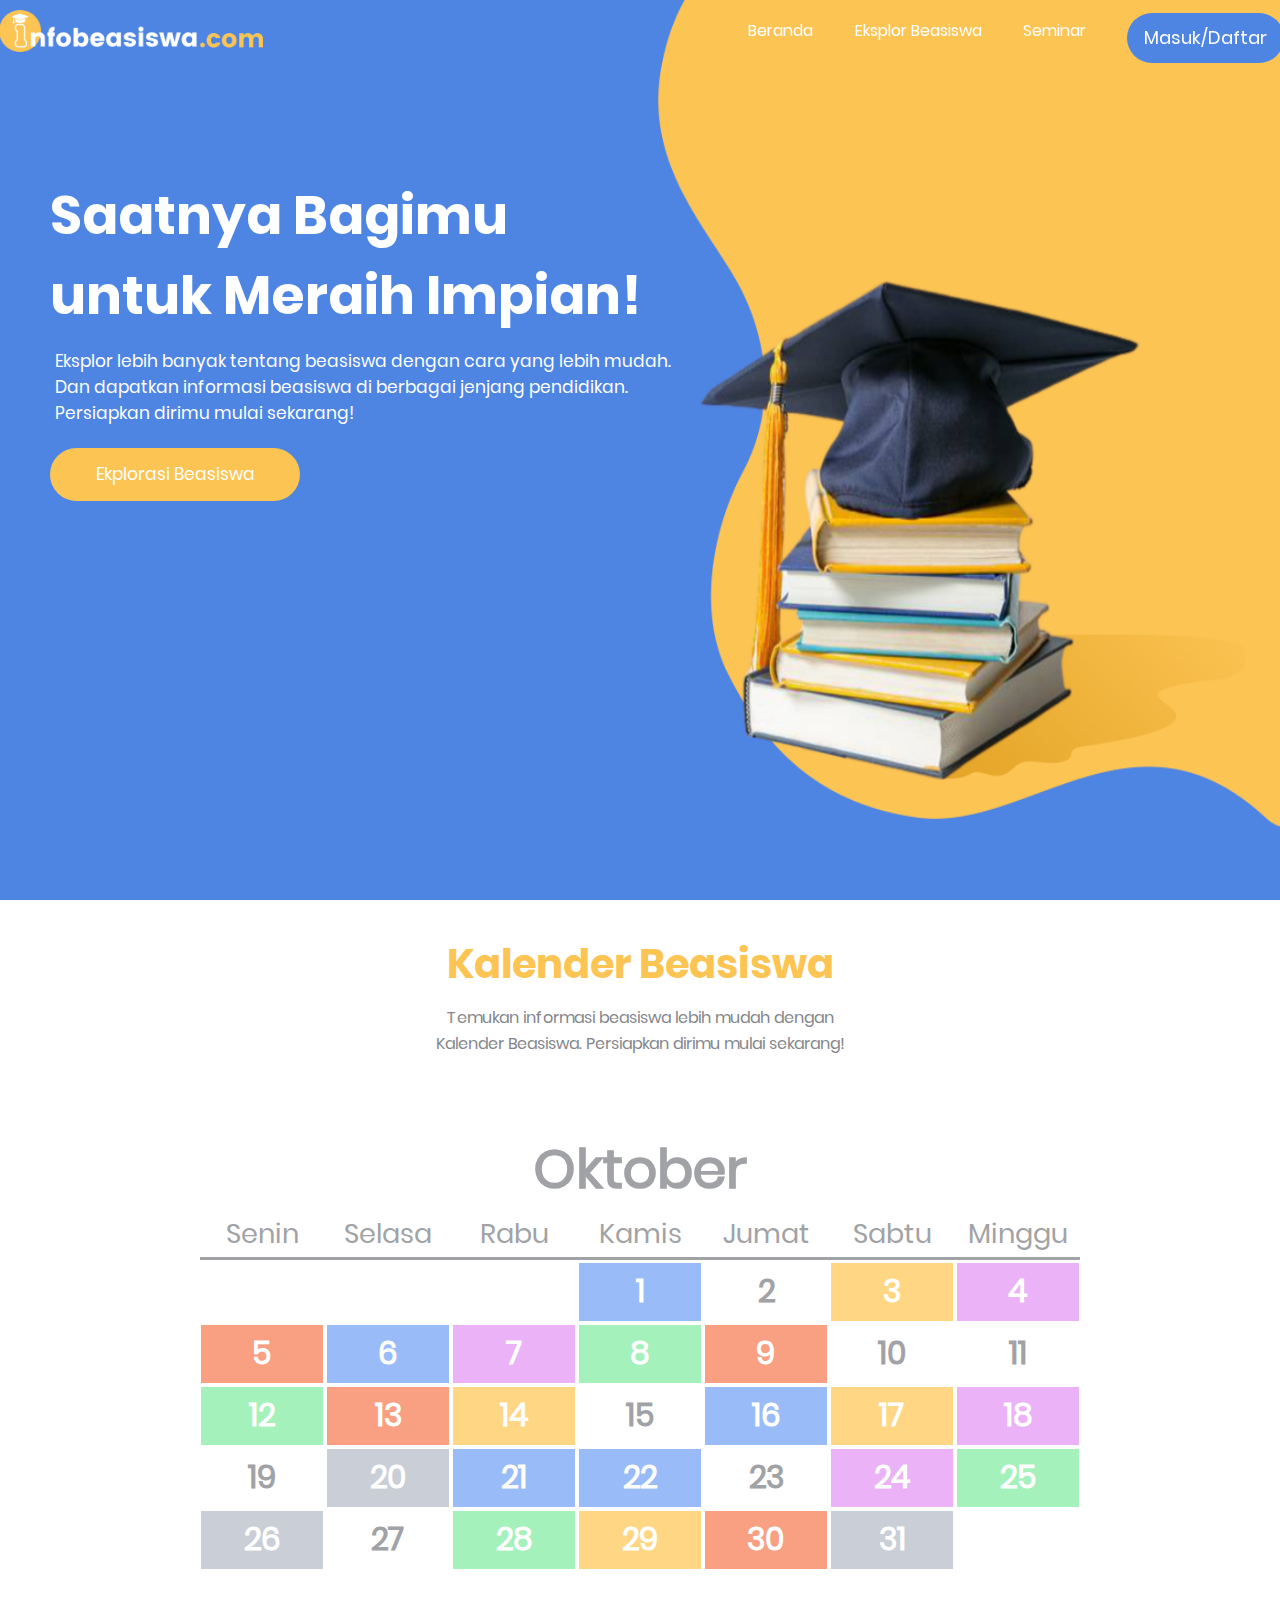
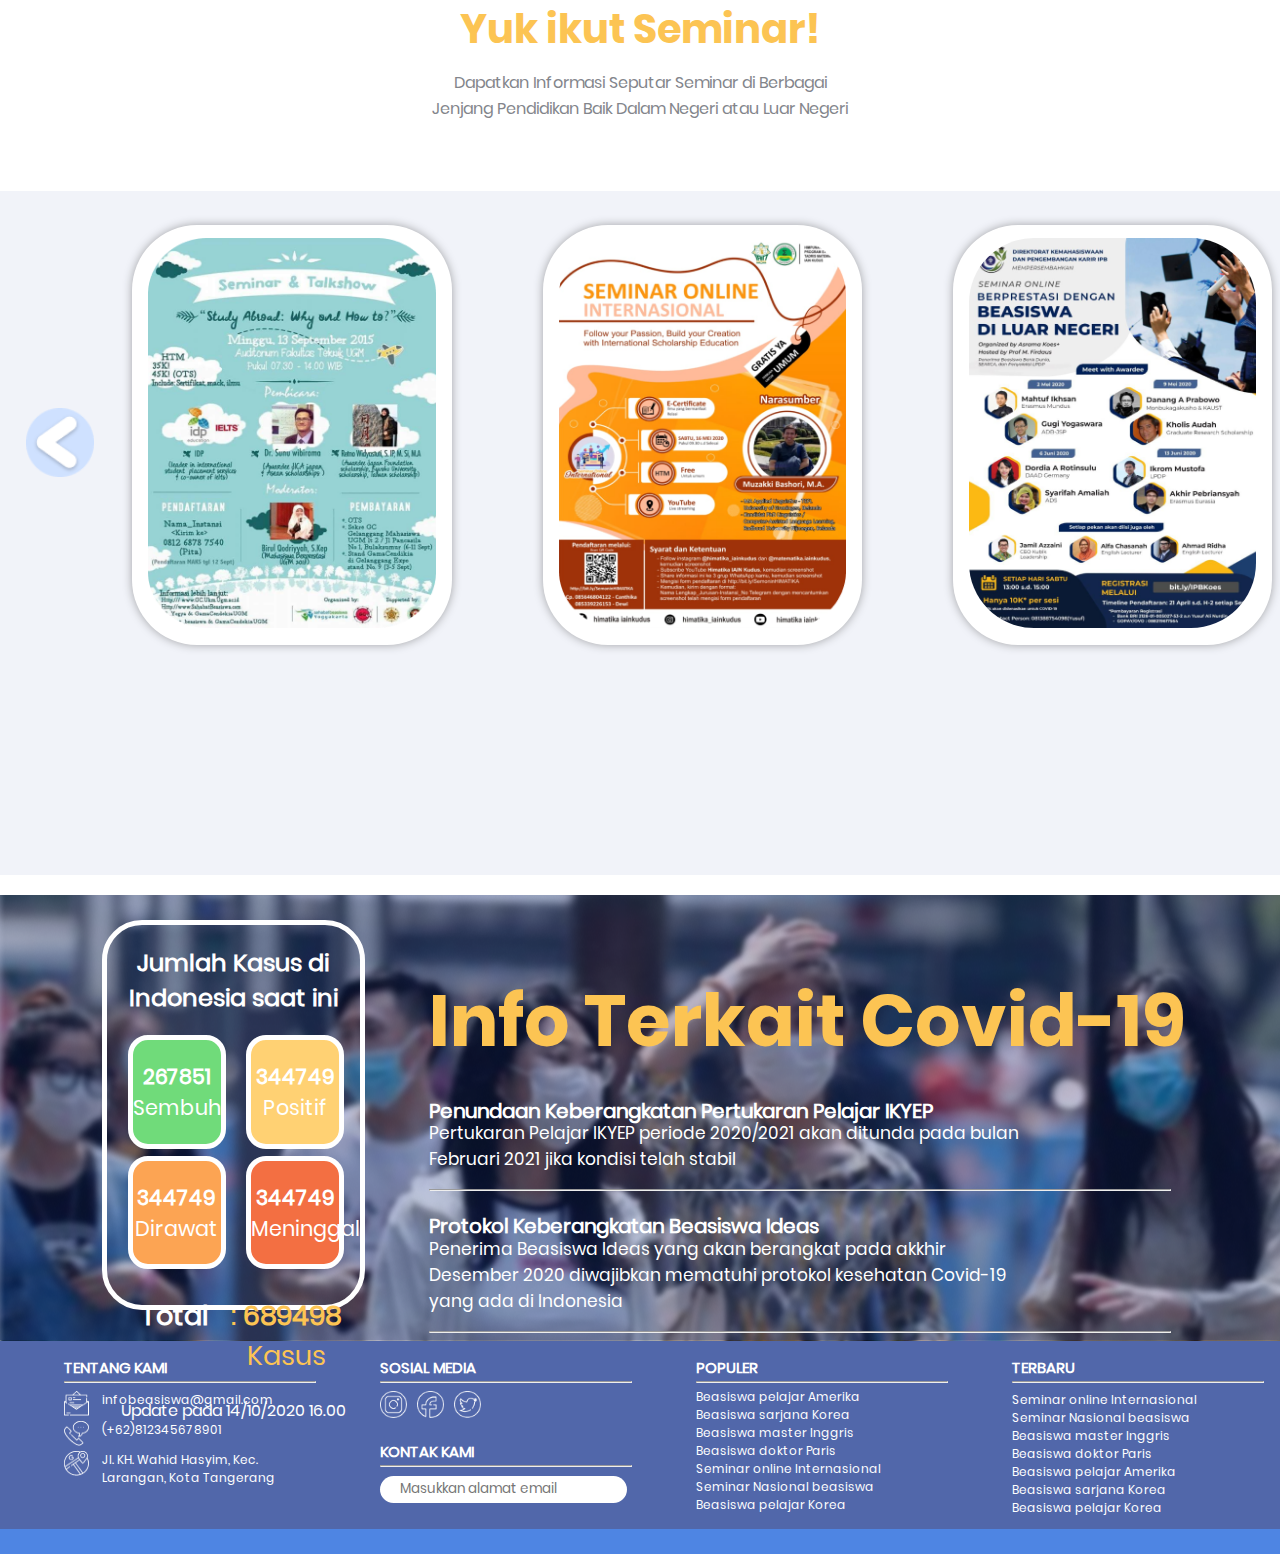
<file: index.html>
<!DOCTYPE html>
<head>
    <meta name="viewport" content="width=device-width, initial-scale=1.0">
    <title>Beranda</title>
    <link rel="stylesheet" href="All/One Page Beranda/beranda.css">
    <script src="All/JQuery/jquery.js"></script>
    <script src="All/One Page Beranda/beranda.js"></script>
</head>
<body>
    <header>
        <nav>
            <div>
                <img id="logo" src="All/One Page Beranda/logo infobeasiswa 3.png">
            </div>
            <ul>
                <li onclick="normal()"><a href="index.html" >Beranda</a></li>
                <li onclick="normal()"><a href="All/One Page Eksplorasi Beasiswa/eksplorasi_beasiswa.html">Eksplor Beasiswa</a></li>
                <li onclick="normal()"><a href="#divseminar">Seminar</a></li>
                <li onclick="normal()"><a href="All/Login/login.html"><button type="menu" class="btn">Masuk/Daftar</button></a></li>
            </ul>
    
            <div onclick="show_menu()" class="toogle">
                <span onclick="show_menu()" id="st"></span>
                <span onclick="show_menu()" id="nd"></span>
                <span onclick="show_menu()" id="rd"></span>
            </div>
        </nav>
    </header>
    <div id="divberanda">
        <img class="gambar" src="All/One Page Beranda/gambar.png">
        <img class="gambar2" src="All/One Page Beranda/gambarTab.png">
        <img class="gambar3" src="All/One Page Beranda/gambarHP.png">
        <div id="welkam">
            <h1 id="judul">Saatnya Bagimu<br>
        untuk Meraih Impian!</h1>
            <div id="teks">
                <p>Eksplor lebih banyak tentang beasiswa dengan cara yang lebih mudah.
            Dan dapatkan informasi beasiswa di berbagai jenjang pendidikan.
            Persiapkan dirimu mulai sekarang!</p>
            </div>
            <a href="All/One Page Eksplorasi Beasiswa/eksplorasi_beasiswa.html"><button type="button" id="btn">Ekplorasi Beasiswa</button></a>
        </div>
    <div id="divkalender">
        <div id="tulis">
            <h1 id="judul1"><b>Kalender Beasiswa</b></h1>
            <p class="isi">Temukan informasi beasiswa lebih mudah dengan</p>
            <p class="isi">Kalender Beasiswa. Persiapkan dirimu mulai sekarang!</p>
        </div>
        <div id="kalfil">
            <div id="kalender">
                <table id="tabel">
                    <tr class="kolom1">
                        <td colspan="7" class="bulan"><b>Oktober</b>
                            <table class="tabpopup">
                                <tr>
                                    <td colspan="4" id="judultab"><b>Pilih Bulan</b></td>
                                </tr>
                                <tr>
                                    <td class="bulantab">Jan</td>
                                    <td class="bulantab">Feb</td>
                                    <td class="bulantab">Mar</td>
                                    <td class="bulantab">Apr</td>
                                </tr>
                                <tr>
                                    <td class="bulantab">Mei</td>
                                    <td class="bulantab">Jun</td>
                                    <td class="bulantab">Jul</td>
                                    <td class="bulantab">Ags</td>
                                </tr>
                                <tr>
                                    <td class="bulantab">Sep</td>
                                    <td class="bulantab" id="tabokt">Okt</td>
                                    <td class="bulantab">Nov</td>
                                    <td class="bulantab">Des</td>
                                </tr>
                            </table>
                        </td>
                    </tr>
                    <tr class="kolom1" id="hari">
                        <td>Senin</td>
                        <td>Selasa</td>
                        <td>Rabu</td>
                        <td>Kamis</td>
                        <td>Jumat</td>
                        <td>Sabtu</td>
                        <td>Minggu</td>
                    </tr>
                    <tr class="kolom2">
                        <td colspan="7"td>
                    </tr>
                    <tr class="kolom">
                        <td colspan="3"></td>
                        <td class="blue"><b>1</b></td>
                        <td class="kosong"><b>2</b></td>
                        <td class="orange"><b>3</b></td>
                        <td class="purple"><b>4</b></td>
                    </tr>
                    <tr class="kolom">
                        <td class="red"><b>5</b></td>
                        <td class="blue"><b>6</b></td>
                        <td class="purple"><b>7</b></td>
                        <td class="green"><b>8</b></td>
                        <td class="redpopup"><b>9</b>
                            <div class="popuptext" id="popup">
                                <p id="judulpopup"><b>INDONESIA - KOREA YOUTH EXCHANGE PROGRAM (IKYEP)</b></p>
                                <p id="isipopup">Program pertukaran pelajar ke Korea Fully-Funded and Parsial-Funded</p>
                                <button type="menu" id="buttonpopup">Selengkapnya</button>
                                <br>
                            </div></td>
                        <td class="kosong"><b>10</b></td>
                        <td class="kosong"><b>11</b></td>
                    </tr>
                    <tr class="kolom">
                        <td class="green"><b>12</b></td>
                        <td class="red"><b>13</b></td>
                        <td class="orange"><b>14</b></td>
                        <td class="kosong"><b>15</b></td>
                        <td class="blue"><b>16</b></td>
                        <td class="orange"><b>17</b></td>
                        <td class="purple"><b>18</b></td>
                    </tr>
                    <tr class="kolom">
                        <td class="kosong"><b>19</b></td>
                        <td class="grey"><b>20</b></td>
                        <td class="blue"><b>21</b></td>
                        <td class="blue"><b>22</b></td>
                        <td class="kosong"><b>23</b></td>
                        <td class="purple"><b>24</b></td>
                        <td class="green"><b>25</b></td>
                    </tr>
                    <tr class="kolom">
                        <td class="grey"><b>26</b></td>
                        <td class="kosong"><b>27</b></td>
                        <td class="green"><b>28</b></td>
                        <td class="orange"><b>29</b></td>
                        <td class="red"><b>30</b></td>
                        <td class="grey"><b>31</b></td>
                        <td></td>
                    </tr>
                </table>
            </div>
        </div>
    </div>
    <div id="divseminar">
        <div id="tulis">
            <h1 id="judul1"><b>Yuk ikut Seminar!</b></h1>
            <p class="isi">Dapatkan Informasi Seputar Seminar di Berbagai</p>
            <p class="isi">Jenjang Pendidikan Baik Dalam Negeri atau Luar Negeri</p>
        </div>
        <div id="seminar">
            <img class="next" id="kiri" src="All/One Page Beranda/kiri.png">
            <div class="listseminar">
                <div class="list1">
                    <img id="list1" src="All/One Page Beranda/seminar1.png">
                </div>
                <div class="list2">
                    <img id="list2" src="All/One Page Beranda/seminar2.png"> 
                </div>
                <div class="list3">
                    <a href="All/Deskripsi Seminar/deskripsi seminar.html"><img id="list3" src="All/One Page Beranda/seminar3.png"></a> 
                </div>
            </div>
            <img class="next" id="kanan" src="All/One Page Beranda/kanan.png">
        </div>
    </div>
    <div class="footer">
        <div id="footergambar">
            <div class="kasus">
                <h2 id="judulkasus">Jumlah Kasus di <br> Indonesia saat ini</h2>
                <div class="info12">
                    <div class="info1">
                        <p id="info1"><b>267851</b><br>Sembuh</p>
                    </div>
                    <div class="info2">
                        <p id="info2"><b>344749</b><br>Positif</p>
                    </div>
                </div>
                <div class="info34">
                    <div class="info3">
                        <p id="info3"><b>344749</b><br>Dirawat</p>
                    </div>
                    <div class="info4">
                        <p id="info3"><b>344749</b><br>Meninggal</p>
                    </div>
                </div>
                <div class="total">
                    <p id="total1"><b>Total</b></p><p id="total2">: <b>689498</b> Kasus</p>
                </div>
                <p id="update">Update pada 14/10/2020 16.00</p>
            </div>
            <div class="info">
                <p id="judulinfo">Info Terkait Covid-19</p>
                <p class="awaljudulinfo"><b>Penundaan Keberangkatan Pertukaran Pelajar IKYEP</b></p><p class="isiinfo">Pertukaran Pelajar IKYEP periode 2020/2021 akan ditunda pada bulan  
                    Februari 2021 jika kondisi telah stabil</p>
                <hr class="hrinfo">
                <p class="awaljudulinfo1"><b>Protokol Keberangkatan Beasiswa Ideas</b></p><p class="isiinfo1">Penerima Beasiswa Ideas yang akan berangkat pada akkhir Desember 2020 diwajibkan 
                    mematuhi protokol kesehatan Covid-19 yang ada di Indonesia</p>
                <hr class="hrinfo">
            </div>
        </div>
        <div class="footer2">
            <div class="tentangkami">
                <p class="judulfooter"><b>TENTANG KAMI</b></p>
                <hr class="hrfooter2">
                <div class="emailtk">
                    <img src="All/One Page Beranda/email.png" id="emailtk">
                    <p id="pemailtk"> infobeasiswa@gmail.com</p>
                </div>
                <div class="telptk">
                    <img src="All/One Page Beranda/telp.png" id="telptk">
                    <p id="ptelptk"> (+62)812345678901</p>
                </div>
                <div class="lokasitk">
                    <img src="All/One Page Beranda/lokasi.png" id="lokasitk">
                    <p id="plokasitk"> Jl. KH. Wahid Hasyim, Kec.
                        <br>Larangan, Kota Tangerang</p>
                </div>
            </div>
            <div class="sosialmedia">
                <p class="judulfooter"><b>SOSIAL MEDIA</b></p>
                <hr class="hrfooter2" id="hrfooter22">
                <div class="sosmedfooter">
                    <a href="https://instagram.com"><img src="All/One Page Beranda/ig.png" id="imgsosmedfooterawal"></a>
                    <a href="https://facebook.com"><img src="All/One Page Beranda/fb.png" class="imgsosmedfooter"></a>
                    <a href="https://twitter.com"><img src="All/One Page Beranda/tuiter.png" class="imgsosmedfooter"></a>
                </div>
                <div class="kontakkami">
                    <p class="judulfooter"><b>KONTAK KAMI</b></p>
                    <hr class="hrfooter2" id="hrfooter22">
                    <input type="email" placeholder="Masukkan alamat email" id="inputfooter">
                </div>
            </div>
            <div class="populer">
                <p class="judulfooter"><b>POPULER</b></p>
                <hr class="hrfooter3" id="hrfooterh">
                <p id="ppopulertk"> Beasiswa pelajar Amerika
                    <br>Beasiswa sarjana Korea
                    <br>Beasiswa master Inggris
                    <br>Beasiswa doktor Paris
                    <br>Seminar online Internasional
                    <br>Seminar Nasional beasiswa
                    <br>Beasiswa pelajar Korea
                </p>
            </div>
            <div class="terbaru">
                <p class="judulfooter"><b>TERBARU</b></p>
                <hr class="hrfooter2" id="hrfooterh">
                <p id="pterbarutk"> Seminar online Internasional
                    <br>Seminar Nasional beasiswa
                    <br>Beasiswa master Inggris
                    <br>Beasiswa doktor Paris
                    <br>Beasiswa pelajar Amerika
                    <br>Beasiswa sarjana Korea
                    <br>Beasiswa pelajar Korea
                </p>
            </div>
        </div>
        <div class="lastfooter">
            <br>
        </div>
    </div>
</body>
</html>
</file>
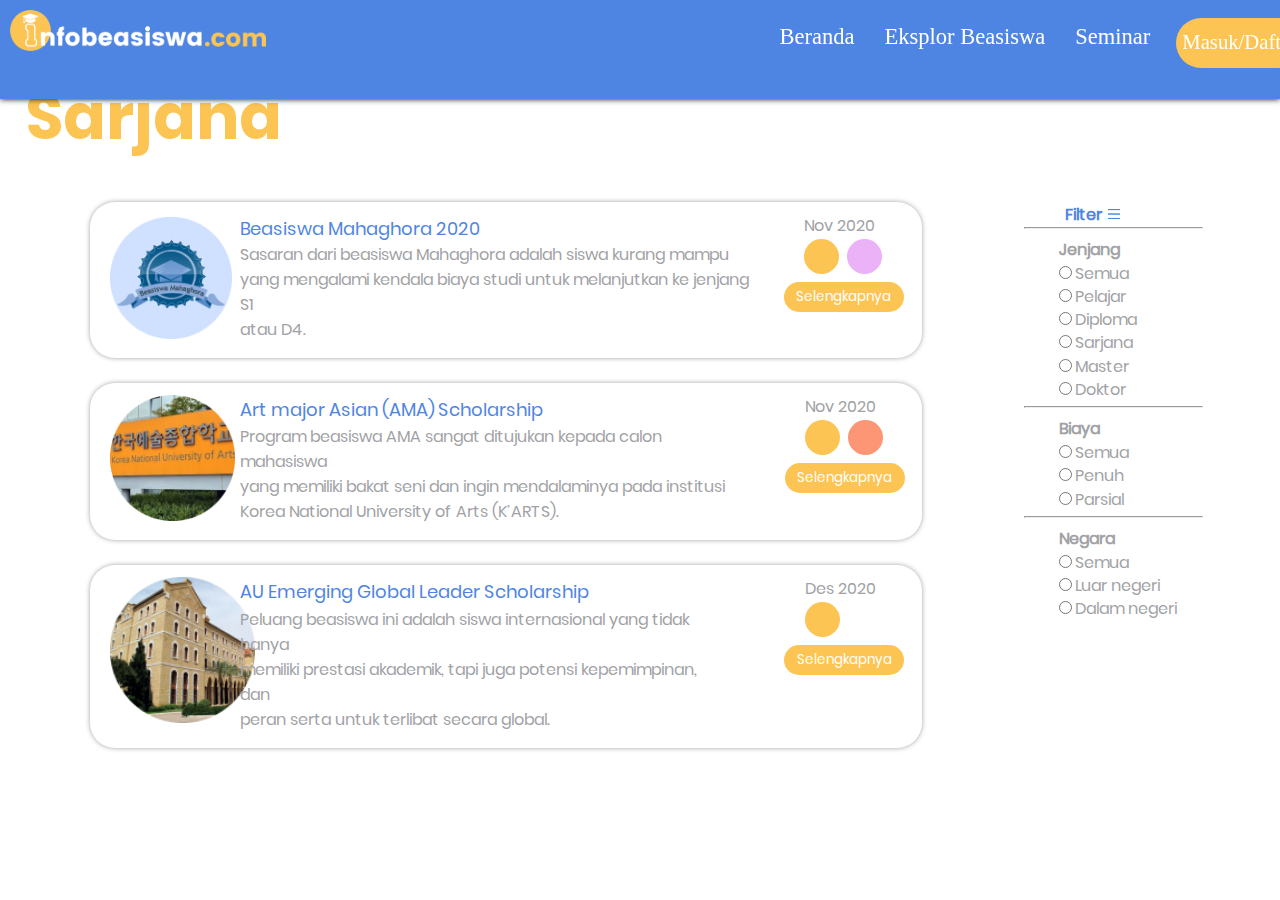
<file: All/Beasiswa_List Beasiswa (Jenjang)/list beasiswa jenjang.html>
<!DOCTYPE html>
<html lang="en">
<head>
    <meta name="viewport" content="width=device-width, initial-scale=1.0">
    <title>List Beasiswa Jenjang</title>
    <link rel="stylesheet" href="list beasiswa jenjang.css">
</head>
<body>
    <header>
        <div id="navbar">
            <img id="logo" src="logo infobeasiswa 3.png">
            <div id="navbar1">
                <a href="../../index.html" class="menu_nav" id="beranda">Beranda</a>
                <a href="../One Page Eksplorasi Beasiswa/eksplorasi_beasiswa.html" class="menu_nav" id="kalender">Eksplor Beasiswa</a>
                <a href="../../index.html" class="menu_nav" id="seminar">Seminar</a>
                <a href="../Login/login.html"><button type="menu" class="btn" id="login">Masuk/Daftar</button></a>
            </div>
        </div>
    </header>
    <p id="juduljenjang">Sarjana</p>
    <div class="isifil">
        <div class="isijenjang">
            <div class="isijenjang1">
                <div>
                    <img src="logo1.png" class="logojenjang">
                </div>
                <div class="bacaanisijenjang">
                    <p class="judulisijenjang">
                        Beasiswa Mahaghora 2020
                    </p>
                    <p class="isiisijenjang">
                        Sasaran dari beasiswa Mahaghora adalah siswa kurang mampu 
                        <br>yang mengalami kendala biaya studi untuk melanjutkan ke jenjang S1 
                        <br>atau D4.
                    </p>
                </div>
                <div class="tgljenjang">
                    <p id="bulantahun">Nov 2020</p>
                    <div id="jenjangnya">
                        <div class="jenjangnyaoren" id="jenjangnya1"></div>
                        <div class="jenjangnyaungu" id="jenjangnya2"></div>
                    </div>
                    <button type="menu" class="selengkapnya"><a>Selengkapnya</a></button>
                </div>
            </div>
            <div class="isijenjang2">
                <div>
                    <img src="logo2.png" class="logojenjang">
                </div>
                <div class="bacaanisijenjang">
                    <p class="judulisijenjang">
                        Art major Asian (AMA) Scholarship
                    </p>
                    <p class="isiisijenjang">
                        Program beasiswa AMA sangat ditujukan kepada calon mahasiswa 
                        <br>yang memiliki bakat seni dan ingin mendalaminya pada institusi 
                        <br>Korea National University of Arts (K’ARTS).
                    </p>
                </div>
                <div class="tgljenjang" id="tgljenjang2">
                    <p id="bulantahun">Nov 2020</p>
                    <div id="jenjangnya">
                        <div class="jenjangnyaoren" id="jenjangnya1"></div>
                        <div class="jenjangnyamerah" id="jenjangnya2"></div>
                    </div>
                    <button type="menu" class="selengkapnya"><a>Selengkapnya</a></button>
                </div>
            </div>
            <div class="isijenjang3">
                <div>
                    <img src="logo3.png" class="logojenjang">
                </div>
                <div class="bacaanisijenjang">
                    <p class="judulisijenjang">
                        AU Emerging Global Leader Scholarship
                    </p>
                    <p class="isiisijenjang">
                        Peluang  beasiswa ini adalah siswa internasional yang tidak hanya 
                        <br>memiliki prestasi akademik, tapi juga potensi kepemimpinan, dan 
                        <br>peran serta untuk terlibat secara global.
                    </p>
                </div>
                <div class="tgljenjang" id="tgljenjang3">
                    <p id="bulantahun">Des 2020</p>
                    <div id="jenjangnya">
                        <div class="jenjangnyaoren" id="jenjangnya1"></div>
                    </div>
                    <a href="../One Page Informasi Beasiswa/Informasi Beasiswa.html"><button type="menu" class="selengkapnya">Selengkapnya</button></a>
                </div>
            </div>
        </div>
        <div id="filter">
            <form>
                <div id="pilfil">
                    <label id="fil"><b>Filter</b></label>
                    <img src="garis.png" id="garis">
                </div>
                <hr id="hr">
                <label class="judpil"><b>Jenjang</b></label>
                <p class="p1"><input type="radio" name="jenjang" class="pil1">Semua</p>
                <p class="p2"><input type="radio" name="jenjang" class="pil">Pelajar</p>
                <p class="p2"><input type="radio" name="jenjang" class="pil">Diploma</p>
                <p class="p2"><input type="radio" name="jenjang" class="pil">Sarjana</p>
                <p class="p2"><input type="radio" name="jenjang" class="pil">Master</p>
                <p class="p2"><input type="radio" name="jenjang" class="pil">Doktor</p>
                <hr class="hr">
                <label class="judpil"><b>Biaya</b></label>
                <p class="p1"><input type="radio" name="biaya" class="pil1">Semua</p>
                <p class="p2"><input type="radio" name="biaya" class="pil">Penuh</p>
                <p class="p2"><input type="radio" name="biaya" class="pil">Parsial</p>
                <hr class="hr">
                <label class="judpil"><b>Negara</b></label>
                <p class="p1"><input type="radio" name="negara" class="pil1">Semua</p>
                <p class="p2"><input type="radio" name="negara" class="pil">Luar negeri</p>
                <p class="p2"><input type="radio" name="negara" class="pil">Dalam negeri</p>
        </div>
    </div>
</body>
</html>
</file>
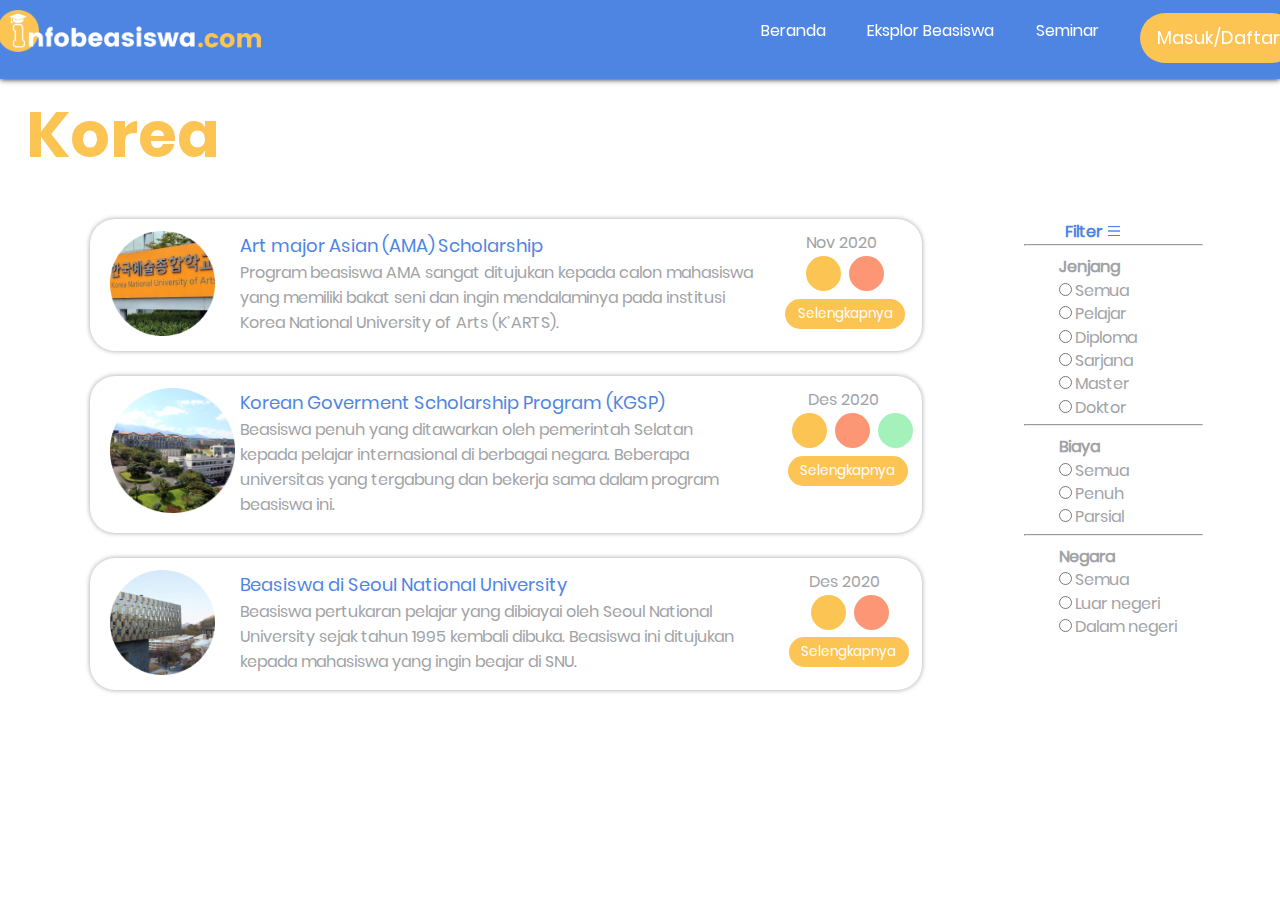
<file: All/Beasiswa_List Beasiswa (Negara)/list beasiswa negara.html>
<!DOCTYPE html>
<html>
<head>
    <meta name="viewport" content="width=device-width, initial-scale=1.0">
    <title>List Beasiswa Negara</title>
    <link rel="stylesheet" href="list beasiswa negara.css">
    <script src="list beasiswa negara.js"></script>
</head>
<body>
    <nav>
        <div>
            <img id="logo" src="logo infobeasiswa 3.png">
        </div>
        <ul>
            <li onclick="normal()" ><a href="../../index.html" id="menu" >Beranda</a></li>
            <li onclick="normal()" ><a href="../One Page Eksplorasi Beasiswa/eksplorasi_beasiswa.html" id="menu">Eksplor Beasiswa</a></li>
            <li onclick="normal()" ><a href="../../index.html" id="menu" >Seminar</a></li>
            <li onclick="normal()" ><a href="../Login/login.html"><button type="menu" class="btn">Masuk/Daftar</button></a></li>
        </ul>

        <div onclick="show_menu()" class="toogle">
            <span onclick="show_menu()" id="st"></span>
            <span onclick="show_menu()" id="nd"></span>
            <span onclick="show_menu()" id="rd"></span>
        </div>
    </nav>v>
    </nav>
    <p id="juduljenjang">Korea</p>
    <div class="isifil">
        <div class="isijenjang">
            <div class="isijenjang1">
                <div>
                    <img src="negara1.png" class="logojenjang">
                </div>
                <div class="bacaanisijenjang">
                    <p class="judulisijenjang">
                        Art major Asian (AMA) Scholarship
                    </p>
                    <p class="isiisijenjang">
                        Program beasiswa AMA sangat ditujukan kepada calon mahasiswa 
                        yang memiliki bakat seni dan ingin mendalaminya pada institusi 
                        Korea National University of Arts (K’ARTS).
                    </p>
                </div>
                <div class="tgljenjang">
                    <p id="bulantahun">Nov 2020</p>
                    <div id="jenjangnya">
                        <div class="jenjangnyaoren" id="jenjangnya1"></div>
                        <div class="jenjangnyamerah" id="jenjangnya2"></div>
                    </div>
                    <button type="menu" class="selengkapnya"><a>Selengkapnya</a></button>
                </div>
            </div>
            <div class="isijenjang2">
                <div>
                    <img src="negara2.png" class="logojenjang">
                </div>
                <div class="bacaanisijenjang">
                    <p class="judulisijenjang">
                        Korean Goverment Scholarship Program (KGSP)
                    </p>
                    <p class="isiisijenjang">
                        Beasiswa penuh yang ditawarkan oleh pemerintah Selatan kepada 
                        pelajar internasional di berbagai negara. Beberapa universitas yang 
                        tergabung dan bekerja sama dalam program beasiswa ini.
                    </p>
                </div>
                <div class="tgljenjang" id="tgljenjang2">
                    <p id="bulantahun">Des 2020</p>
                    <div id="jenjangnya">
                        <div class="jenjangnyaoren" id="jenjangnya12"></div>
                        <div class="jenjangnyamerah" id="jenjangnya23"></div>
                        <div class="jenjangnyatosca" id="jenjangnya34"></div>
                    </div>
                    <button type="menu" class="selengkapnya" id="bulantahun3"><a>Selengkapnya</a></button>
                </div>
            </div>
            <div class="isijenjang3">
                <div>
                    <img src="negara3.png" class="logojenjang">
                </div>
                <div class="bacaanisijenjang">
                    <p class="judulisijenjang">
                        Beasiswa di Seoul  National University
                    </p>
                    <p class="isiisijenjang">
                        Beasiswa pertukaran pelajar yang dibiayai oleh Seoul National 
                        University sejak tahun 1995 kembali dibuka. Beasiswa ini ditujukan 
                        kepada mahasiswa yang ingin beajar di SNU.
                    </p>
                </div>
                <div class="tgljenjang" id="tgljenjang3">
                    <p id="bulantahun">Des 2020</p>
                    <div id="jenjangnya">
                        <div class="jenjangnyaoren" id="jenjangnya1"></div>
                        <div class="jenjangnyamerah" id="jenjangnya2"></div>
                    </div>
                    <button type="menu" class="selengkapnya" id="bulantahun2"><a>Selengkapnya</a></button>
                </div>
            </div>
        </div>
        <div id="filter">
                <div id="pilfil">
                    <label id="fil"><b>Filter</b></label>
                    <img src="garis.png" id="garis">
                </div>
                <hr id="hr">
                <label class="judpil"><b>Jenjang</b></label>
                <p class="p1"><input type="radio" name="jenjang" class="pil1">Semua</p>
                <p class="p2"><input type="radio" name="jenjang" class="pil">Pelajar</p>
                <p class="p2"><input type="radio" name="jenjang" class="pil">Diploma</p>
                <p class="p2"><input type="radio" name="jenjang" class="pil">Sarjana</p>
                <p class="p2"><input type="radio" name="jenjang" class="pil">Master</p>
                <p class="p2"><input type="radio" name="jenjang" class="pil">Doktor</p>
                <hr class="hr">
                <label class="judpil"><b>Biaya</b></label>
                <p class="p1"><input type="radio" name="biaya" class="pil1">Semua</p>
                <p class="p2"><input type="radio" name="biaya" class="pil">Penuh</p>
                <p class="p2"><input type="radio" name="biaya" class="pil">Parsial</p>
                <hr class="hr">
                <label class="judpil"><b>Negara</b></label>
                <p class="p1"><input type="radio" name="negara" class="pil1">Semua</p>
                <p class="p2"><input type="radio" name="negara" class="pil">Luar negeri</p>
                <p class="p2"><input type="radio" name="negara" class="pil">Dalam negeri</p>
        </div>
    </div>
</body>
</html>
</file>
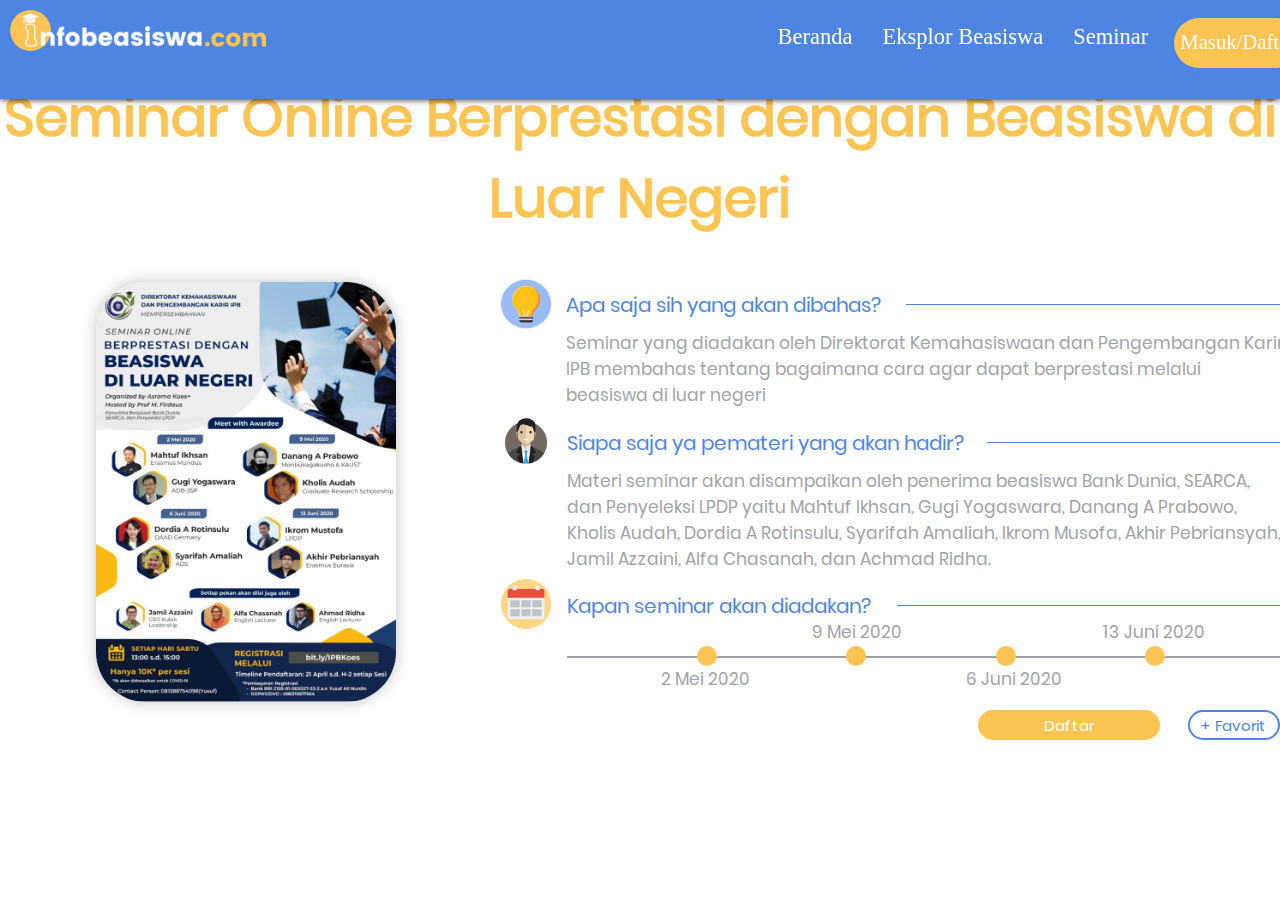
<file: All/Deskripsi Seminar/deskripsi seminar.html>
<!DOCTYPE html>
<html>
<head>
    <meta name="viewport" content="width=device-width, initial-scale=1.0">
    <title>Deskripsi Seminar</title>
    <link rel="stylesheet" href="deskripsi seminar.css">
</head>
<body>
    <header>
        <div id="navbar">
            <img id="logo" src="logo infobeasiswa 3.png">
            <div id="navbar1">
                <a href="../../index.html" class="anavbar" id="beranda">Beranda</a>
                <a href="../One Page Eksplorasi Beasiswa/eksplorasi_beasiswa.html" class="anavbar">Eksplor Beasiswa</a>
                <a href="../../index.html" class="anavbar">Seminar</a>
                <a href="../Login/login.html"><button type="menu" class="btn" id="login">Masuk/Daftar</button></a>
            </div>
        </div>
    </header>
    <div id="divseminar">
        <div id="tulis">
            <p id="judul1"><b>Seminar Online Berprestasi dengan Beasiswa di Luar Negeri</b></p>
        </div>
        <div id="isideskripsi">
            <div class="postercapt">
                <img src="poster.png" id="posterdeskripsi">
            </div>
            <div class="pertanyaan">
                <div class="tanya1">
                    <img src="iconseminar1.png" class="iconnya">
                    <div class="tanyanya">
                        <div class="judultanya">
                            <p class="judulnya" id="judulnya1">
                                Apa saja sih yang akan dibahas?
                            </p>
                            <div id="garis1"></div>
                        </div>
                        <p class="jawabtanya">Seminar yang diadakan oleh Direktorat Kemahasiswaan dan Pengembangan Karir IPB membahas tentang bagaimana 
                            cara agar dapat berprestasi melalui beasiswa di luar negeri</p>
                    </div>
                </div>
                <div class="tanya2">
                    <img src="iconseminar2.png" class="iconnya">
                    <div class="tanyanya">
                        <div class="judultanya" id="judultanya1">
                            <p class="judulnya" id="judulnya2">
                                Siapa saja ya pemateri yang akan hadir?
                            </p>
                            <div id="garis2"></div>
                        </div>
                        <p class="jawabtanya">Materi seminar akan disampaikan oleh penerima beasiswa Bank Dunia, SEARCA, dan Penyeleksi LPDP yaitu 
                            Mahtuf Ikhsan, Gugi Yogaswara, Danang A Prabowo, Kholis Audah, Dordia A Rotinsulu, Syarifah Amaliah, Ikrom Musofa, 
                            Akhir Pebriansyah, Jamil Azzaini, Alfa Chasanah, dan Achmad Ridha.</p>
                    </div>
                </div>
                <div class="tanya3">
                    <img src="iconseminar3.png" class="iconnya">
                    <div class="tanyanya">
                        <div class="judultanya" id="judultanya1">
                            <p class="judulnya" id="judulnya3">
                                Kapan seminar akan diadakan?
                            </p>
                            <div id="garis3"></div>
                        </div>
                        <div id="garisrentang"></div>
                        <div id="rentang">
                            <div class="rentang"></div>
                            <div class="rentang"></div>
                            <div class="rentang"></div>
                            <div class="rentang"></div>
                        </div>
                        <div id="tanggalatas">
                            <div class="tanggal1" id="tanggalawal">9 Mei 2020</div>
                            <div class="tanggal1" id="tanggalnext">13 Juni 2020</div>
                        </div>
                        <div id="tanggalatas">
                            <div class="tanggal2" id="tanggalawal1">2 Mei 2020</div>
                            <div class="tanggal2" id="tanggalnext1">6 Juni 2020</div>
                        </div>
                    </div>
                </div>
                <div id="daffav">
                    <button type="menu" id="daftarya">Daftar</button>
                    <button type="submit" id="favoritnya">+   Favorit</button>
                </div>
            </div>
        </div>
    </div>
</body>
</html>
</file>
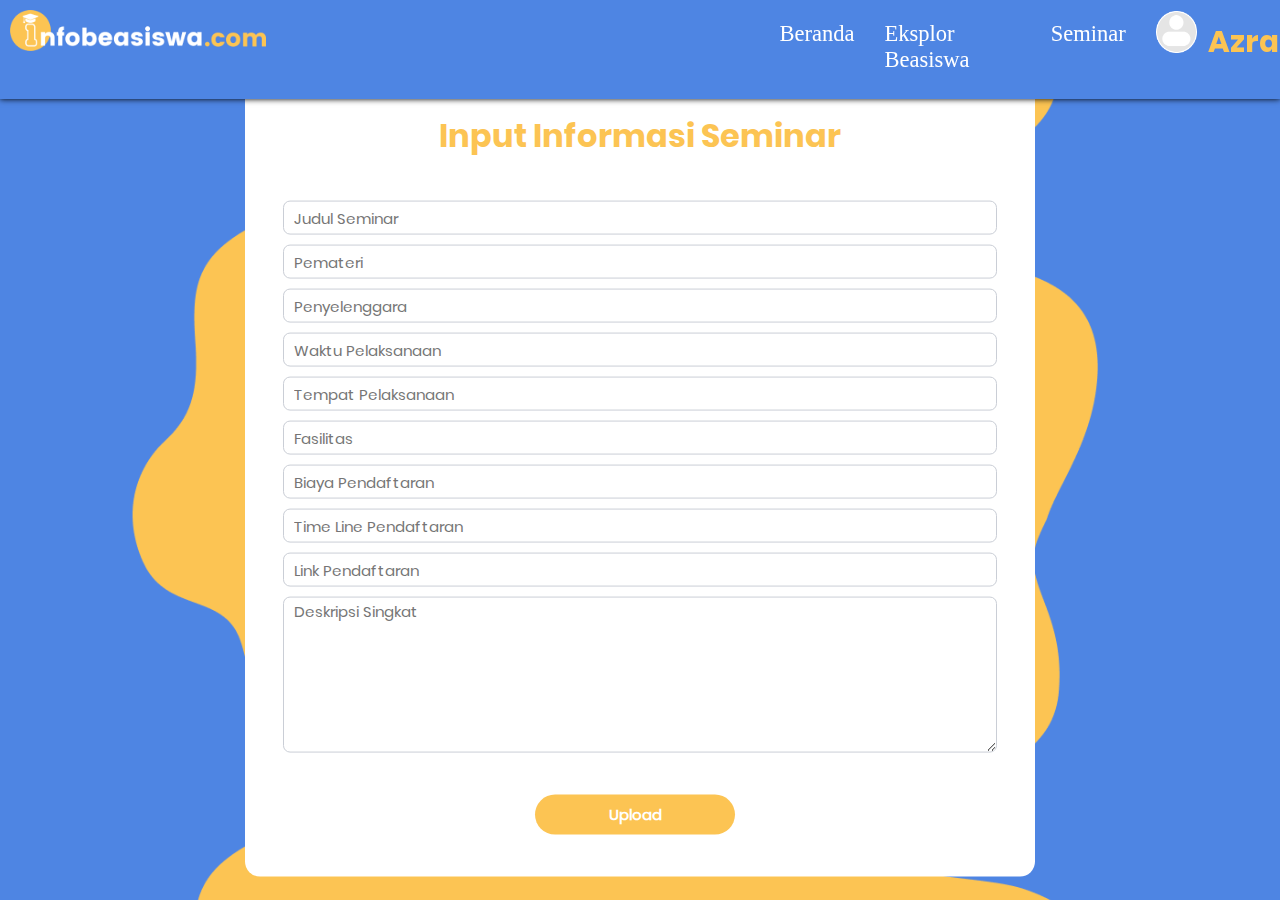
<file: All/Input Informasi Seminar/input seminar.html>
<!DOCTYPE html>
<head>
    <meta name="viewport" content="width=device-width, initial-scale=1.0">
    <title>Input Informasi Seminar</title>
    <link rel="stylesheet" href="inputseminar.css">
</head>

<body>

    <div class="seminar">
        <h1>Input Informasi Seminar</h1>
        <input type="text" placeholder="Judul Seminar" id="inp" class="first">
        <input type="text" placeholder="Pemateri" id="inp" class="next">
        <input type="text" placeholder="Penyelenggara" id="inp" class="next">
        <input type="text" placeholder="Waktu Pelaksanaan" id="inp" class="next">
        <input type="text" placeholder="Tempat Pelaksanaan" id="inp" class="next">
        <input type="text" placeholder="Fasilitas" id="inp" class="next">
        <input type="text" placeholder="Biaya Pendaftaran" id="inp" class="next">
        <input type="text" placeholder="Time Line Pendaftaran" id="inp" class="next">
        <input type="text" placeholder="Link Pendaftaran" id="inp" class="next">
        <textarea name="Deskripsi Singkat" placeholder="Deskripsi Singkat" id="inp-last" class="next"></textarea>
        <a href="../Deskripsi Seminar/deskripsi seminar.html"><button type="button" value="upload" id="btn"><b>Upload</b></button></a>
    </div>
    <div id="navbar">
        <img id="logo" src="logo infobeasiswa 3.png">
        <div id="navbar1">
            <a href="../../index.html"id="beranda">Beranda</a>
            <a href="../One Page Eksplorasi Beasiswa/eksplorasi_beasiswa.html" id="kalender">Eksplor Beasiswa</a>
            <a href="../../index.html" id="seminar">Seminar</a>
            <a href="../Profil/profil.html" id="foto_profil"><img class="foto_profil" src="Group 210.png" alt=""></a>
            <a href="../Profil/profil.html" id="nama">Azran</a>
        </div>
    </div>
    
</body>
</html>
</file>
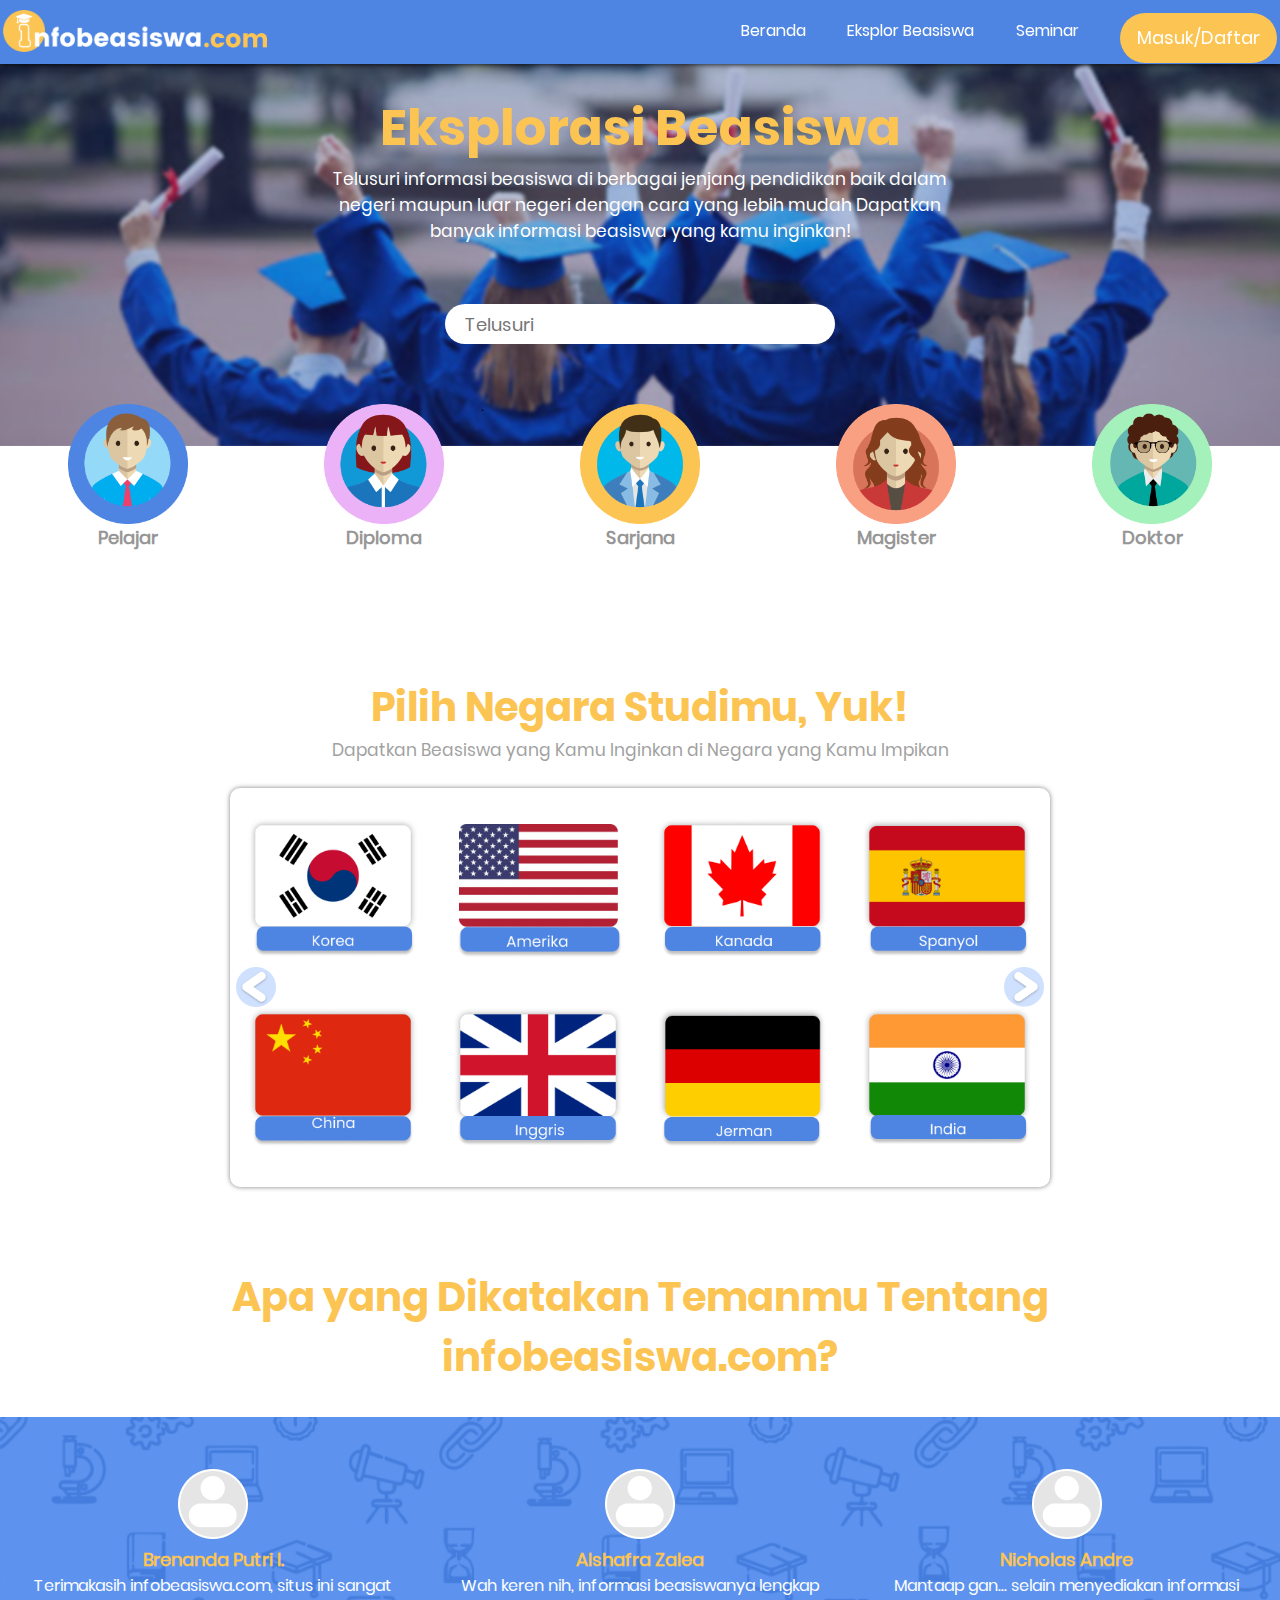
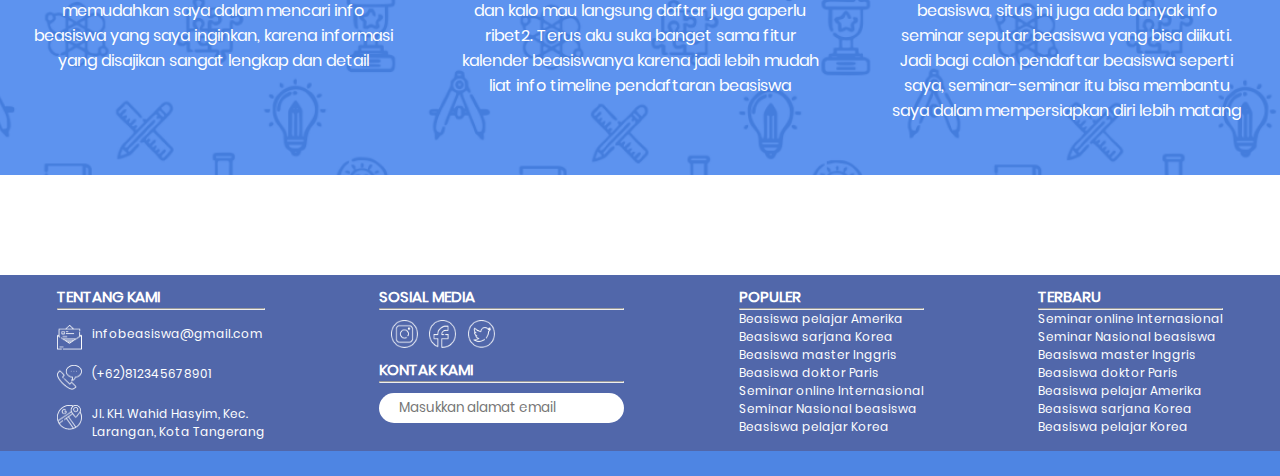
<file: All/One Page Eksplorasi Beasiswa/eksplorasi_beasiswa.html>
<!DOCTYPE html>
<html>
<head>
    <meta name="viewport" content="width=device-width, initial-scale=1.0">
    <title>Ekplorasi Beasiswa</title>
    <link rel="stylesheet" href="eksplorasi.css">
    <script src="ekplorasi.js"></script>
</head>

<body>

    <nav>
        <div>
            <img id="logo" src="logo infobeasiswa 3.png">
        </div>
        <ul>
            <li onclick="normal()" ><a href="../../index.html" id="menu" >Beranda</a></li>
            <li onclick="normal()" ><a href="../One Page Eksplorasi Beasiswa/eksplorasi_beasiswa.html" id="menu">Eksplor Beasiswa</a></li>
            <li onclick="normal()" ><a href="../../index.html" id="menu" >Seminar</a></li>
            <li onclick="normal()" ><a href="../Login/login.html"><button type="menu" class="btn">Masuk/Daftar</button></a></li>
        </ul>

        <div onclick="show_menu()" class="toogle">
            <span onclick="show_menu()" id="st"></span>
            <span onclick="show_menu()" id="nd"></span>
            <span onclick="show_menu()" id="rd"></span>
        </div>
    </nav>

    <div class="main1">
        <div class="atas">
            <h1>Eksplorasi Beasiswa</h1>
            <div class="p">
                <p>Telusuri informasi beasiswa di berbagai jenjang pendidikan
                    baik dalam negeri maupun luar negeri dengan cara yang lebih mudah
                    Dapatkan banyak informasi beasiswa yang kamu inginkan!</p>
            </div>
            <input type="text" placeholder="Telusuri" class="search">
        </div>
        
        <div class="icon">
            <div class="gab">
                <a href="../Beasiswa_List Beasiswa (Jenjang)/list beasiswa jenjang.html" id="jenjang"><img id="jenjang" src="Group 187.png"></a>
                <a href="../Beasiswa_List Beasiswa (Jenjang)/list beasiswa jenjang.html" id="capt"><b>Pelajar</b></a>               
            </div>
            <div class="gab">
                <a href="../Beasiswa_List Beasiswa (Jenjang)/list beasiswa jenjang.html" id="jenjang"><img id="jenjang" src="Group 183.png"></a>
                <a href="../Beasiswa_List Beasiswa (Jenjang)/list beasiswa jenjang.html" id="capt"><b>Diploma</b></a>
            </div>
            <div class="gab">
                <a href="../Beasiswa_List Beasiswa (Jenjang)/list beasiswa jenjang.html" id="jenjang"><img id="jenjang" src="Group 182.png"></a>
                <a href="../Beasiswa_List Beasiswa (Jenjang)/list beasiswa jenjang.html" id="capt"><b>Sarjana</b></a>
            </div>
            <div class="gab" id="last1">
                <a href="../Beasiswa_List Beasiswa (Jenjang)/list beasiswa jenjang.html" id="jenjang"><img id="jenjang" src="Group 208.png"></a>
                <a href="../Beasiswa_List Beasiswa (Jenjang)/list beasiswa jenjang.html" id="capt"><b>Magister</b></a>
            </div>
            <div class="gab" id="last2">
                <a href="../Beasiswa_List Beasiswa (Jenjang)/list beasiswa jenjang.html" id="jenjang"><img id="jenjang" src="Group 226.png"></a>
                <a href="../Beasiswa_List Beasiswa (Jenjang)/list beasiswa jenjang.html" id="capt"><b>Doktor</b></a>
            </div>
        </div>
    </div>
    
    <div class="main2">
        <h1>Pilih Negara Studimu, Yuk!</h1>
        <div class="p2">
            <p>Dapatkan Beasiswa yang Kamu Inginkan di Negara yang Kamu Impikan</p>
        </div>
        <div class="pilih">
            <div class="row1" id="slider">
                <a href="../Beasiswa_List Beasiswa (Negara)/list beasiswa negara.html"><img class="flag" src="korea.png"></a>
                <a href="../Beasiswa_List Beasiswa (Negara)/list beasiswa negara.html"><img class="flag" src="amerika.png"></a>
                <a href="../Beasiswa_List Beasiswa (Negara)/list beasiswa negara.html"><img class="flag" id="last_f" src="kanada.png"></a>
                <a href="../Beasiswa_List Beasiswa (Negara)/list beasiswa negara.html"><img class="flag" id="last_f" src="spanyol.png"></a>
            </div>
            <div class="swipex">
                <img class="swipe" id="kiri" onclick="prev()" src="kiri.png">
                <img class="swipe" id="kanan" onclick="next()" src="kanan.png">
            </div>
            <div class="row2" id="slider">
                <a href="../Beasiswa_List Beasiswa (Negara)/list beasiswa negara.html"><img class="flag" src="china.png"></a>
                <a href="../Beasiswa_List Beasiswa (Negara)/list beasiswa negara.html"><img class="flag" src="inggris.png"></a>
                <a href="../Beasiswa_List Beasiswa (Negara)/list beasiswa negara.html"><img class="flag" id="last_f" src="jerman.png"></a>
                <a href="../Beasiswa_List Beasiswa (Negara)/list beasiswa negara.html"><img class="flag" id="last_f" src="india.png"></a>
            </div>
            </div>
        </div>
    </div>
    
    <div>
        <h1 class="review">Apa yang Dikatakan Temanmu Tentang infobeasiswa.com?</h1>
    </div>
    <div class="main3">
        <div class="main">
            <div class="con" id="last_r">
                <img id="pp" src="Group 210.png">
                <p><b id="name">Brenanda Putri I.</b><br>
                Terimakasih infobeasiswa.com, situs ini sangat memudahkan saya 
                dalam mencari info beasiswa yang saya inginkan, karena informasi 
                yang disajikan sangat lengkap dan detail</p>
            </div>
            <div class="con">
                <img id="pp" src="Group 210.png">
                <p><b id="name">Alshafra Zalea</b><br>
                Wah keren nih, informasi beasiswanya lengkap dan kalo mau langsung 
                daftar juga gaperlu ribet2. Terus aku suka banget sama fitur 
                kalender beasiswanya karena jadi lebih mudah liat info timeline 
                pendaftaran beasiswa</p>
            </div>
            <div class="con" id="last_r">
                <img id="pp" src="Group 210.png">
                <p><b id="name">Nicholas Andre</b><br>
                    Mantaap gan... selain menyediakan informasi beasiswa, situs ini juga 
                    ada banyak info seminar seputar beasiswa yang bisa diikuti. Jadi 
                    bagi calon pendaftar beasiswa seperti saya, seminar-seminar itu 
                    bisa membantu saya dalam mempersiapkan diri lebih matang</p>
            </div>
        </div>
    </div>

    <div class="footer">
        <div class="footer2">
            <div class="tentangkami">
                <p class="judulfooter"><b>TENTANG KAMI</b></p>
                <hr class="hrfooter2">
                <div class="emailtk">
                    <img src="email.png" id="icon1">
                    <p id="pemailtk"> infobeasiswa@gmail.com</p>
                </div>
                <div class="telptk">
                    <img src="telp.png" id="icon1">
                    <p id="ptelptk"> (+62)812345678901</p>
                </div>
                <div class="lokasitk">
                    <img src="lokasi.png" id="icon1">
                    <p id="plokasitk"> Jl. KH. Wahid Hasyim, Kec.
                        <br>Larangan, Kota Tangerang</p>
                </div>
            </div>
            <div class="sosialmedia">
                <p class="judulfooter"><b>SOSIAL MEDIA</b></p>
                <hr class="hrfooter2">
                <div class="sosmedfooter">
                    <img src="ig.png" class="imgsosmedfooter">
                    <img src="fb.png" class="imgsosmedfooter">
                    <img src="tuiter.png" class="imgsosmedfooter">
                </div>
                <div class="kontakkami">
                    <p class="judulfooter"><b>KONTAK KAMI</b></p>
                    <hr class="hrfooter2">
                    <input type="email" placeholder="Masukkan alamat email" id="inputfooter">
                </div>
            </div>
            <div class="populer">
                <p class="judulfooter"><b>POPULER</b></p>
                <hr class="hrfooter3">
                <p id="edit"> Beasiswa pelajar Amerika
                    <br>Beasiswa sarjana Korea
                    <br>Beasiswa master Inggris
                    <br>Beasiswa doktor Paris
                    <br>Seminar online Internasional
                    <br>Seminar Nasional beasiswa
                    <br>Beasiswa pelajar Korea
                </p>
            </div>
            <div class="terbaru">
                <p class="judulfooter"><b>TERBARU</b></p>
                <hr class="hrfooter2">
                <p id="pterbarutk"> Seminar online Internasional
                    <br>Seminar Nasional beasiswa
                    <br>Beasiswa master Inggris
                    <br>Beasiswa doktor Paris
                    <br>Beasiswa pelajar Amerika
                    <br>Beasiswa sarjana Korea
                    <br>Beasiswa pelajar Korea
                </p>
            </div>
        </div>
        <div class="lastfooter">
            <br>
        </div>
    </div> 
 
</body>
</html>
</file>
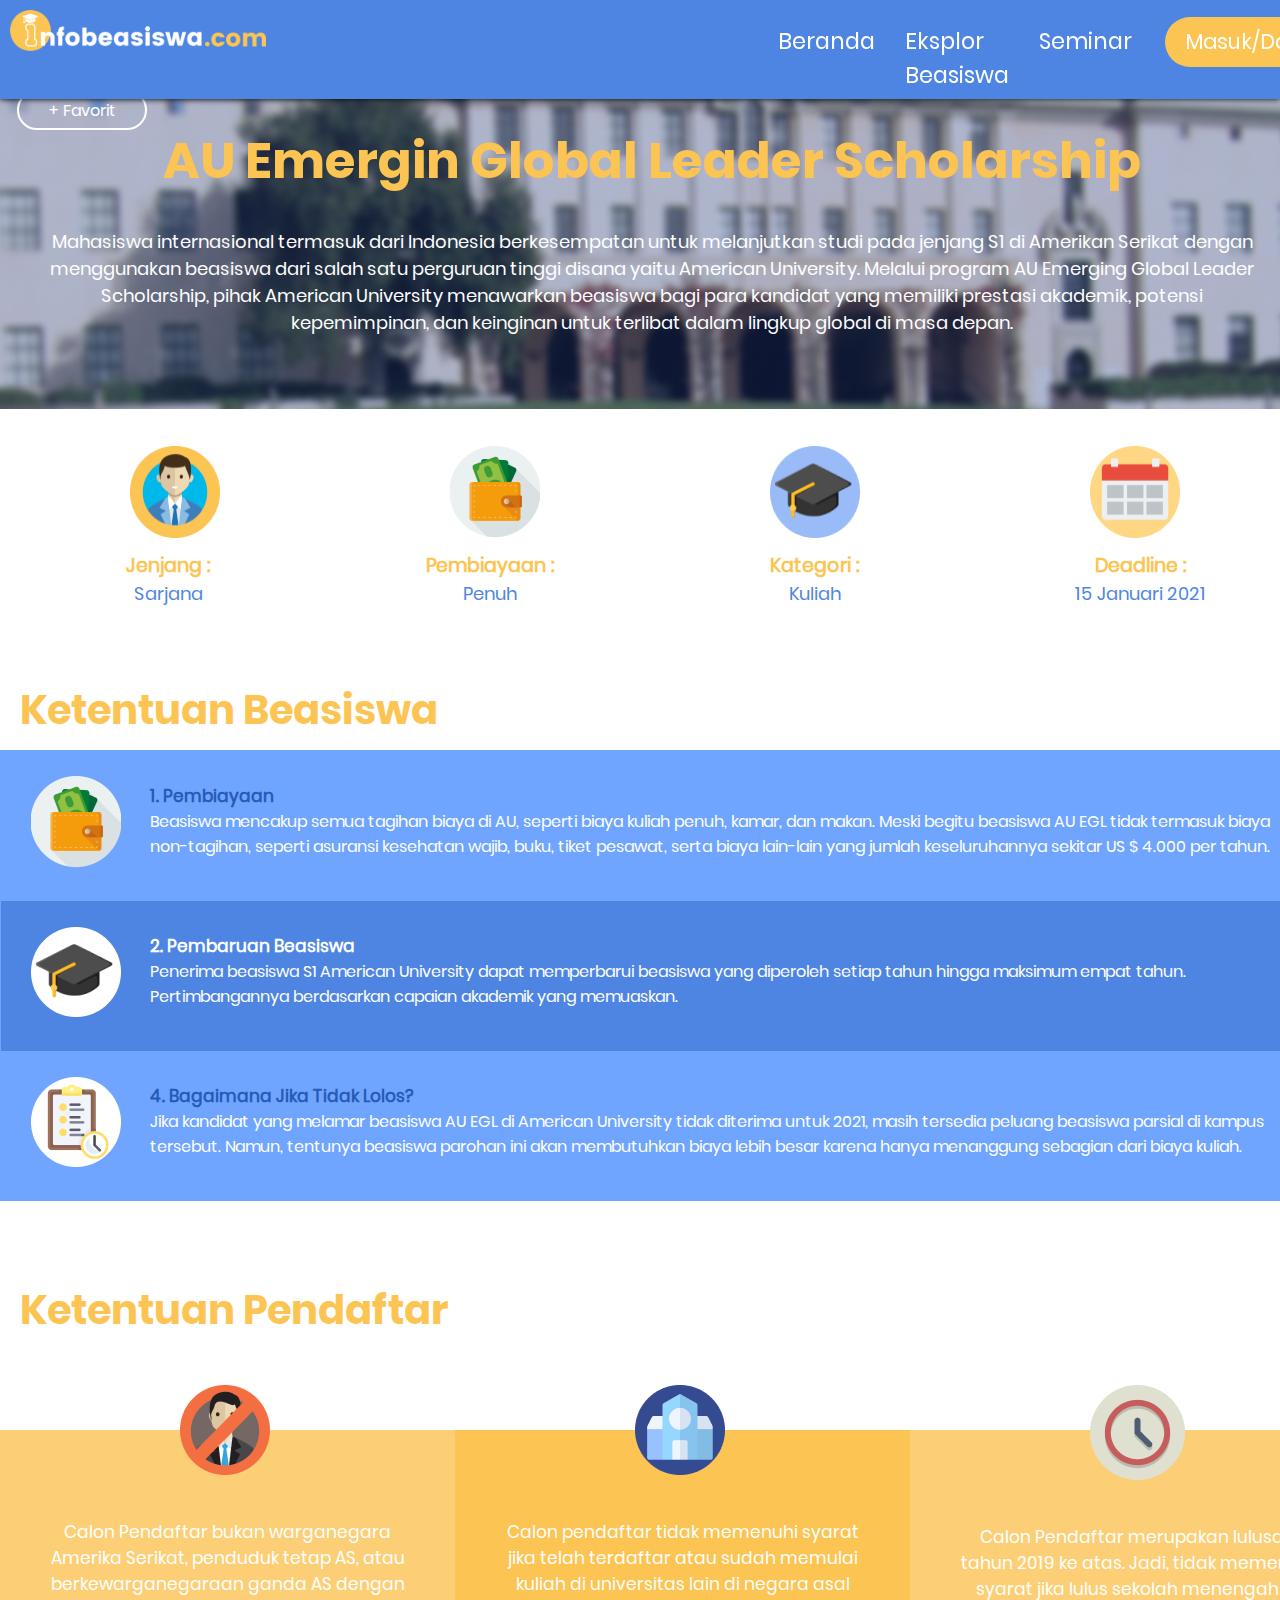
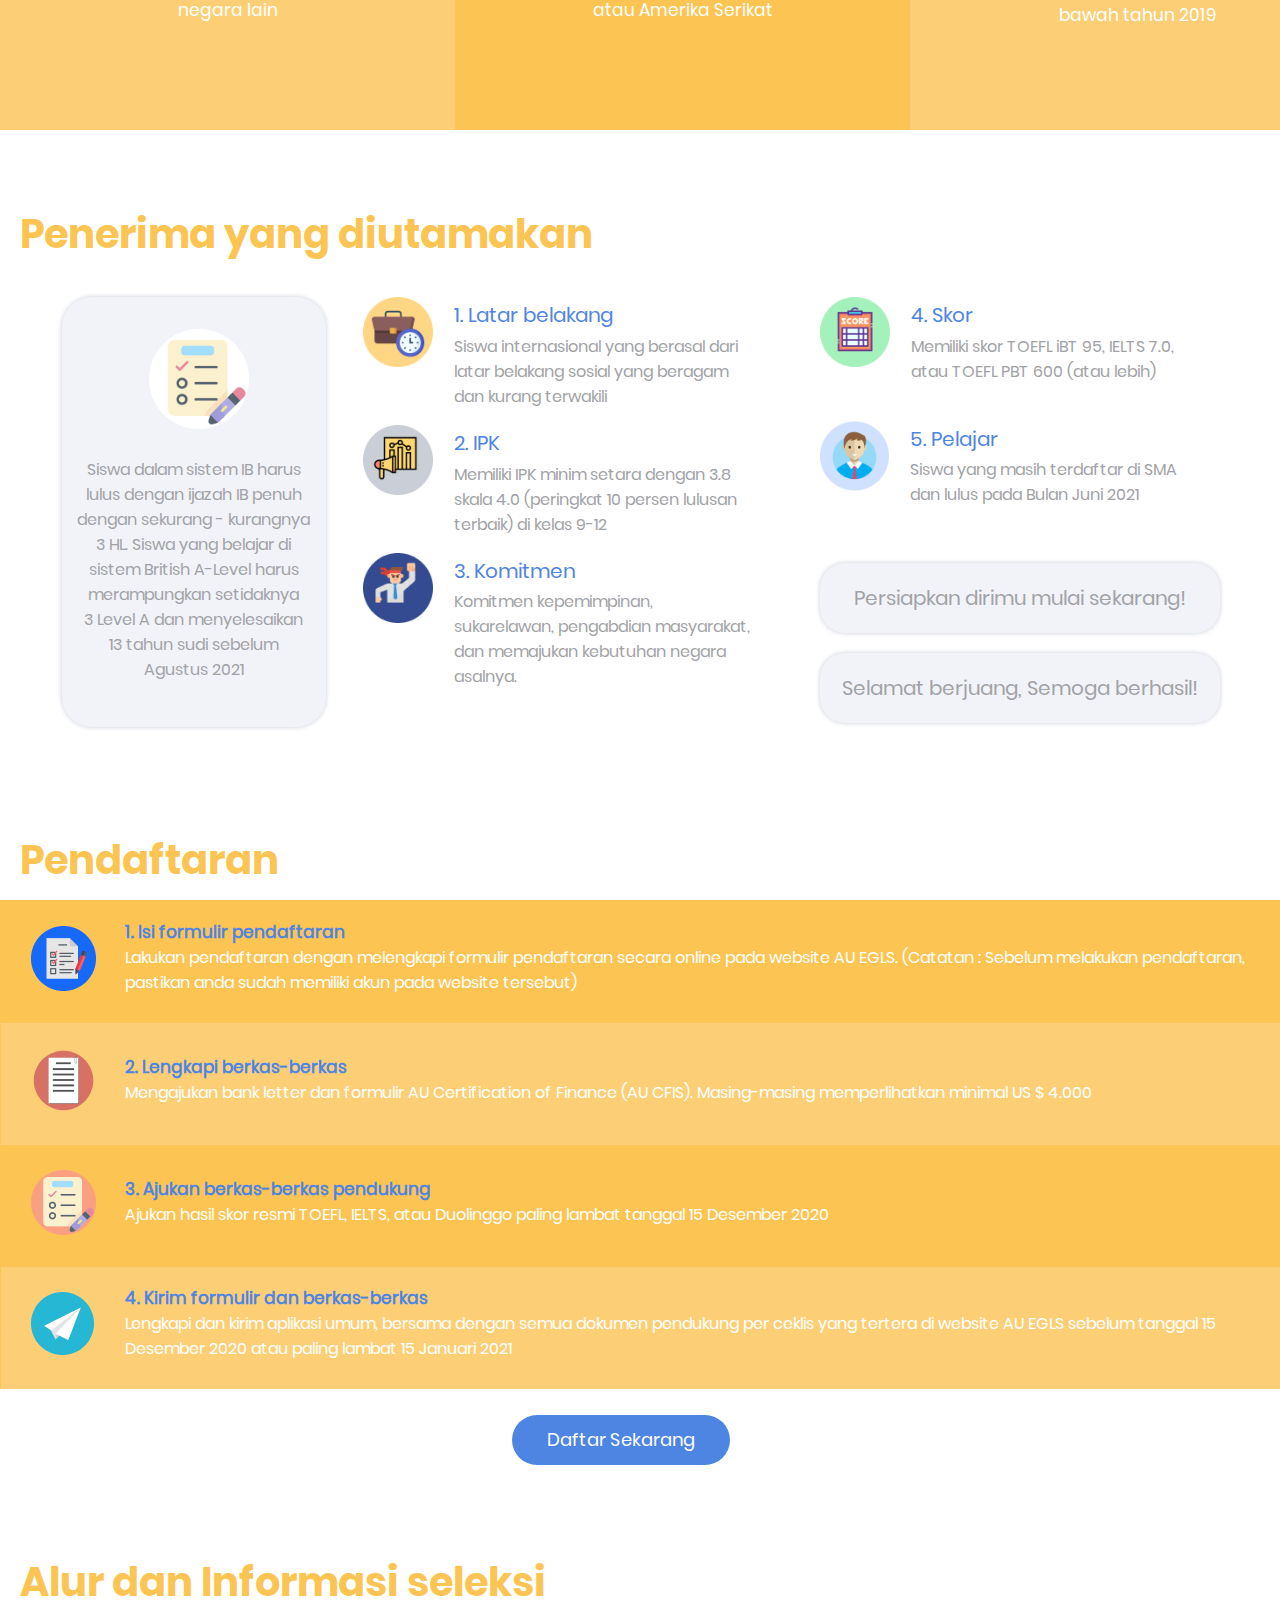
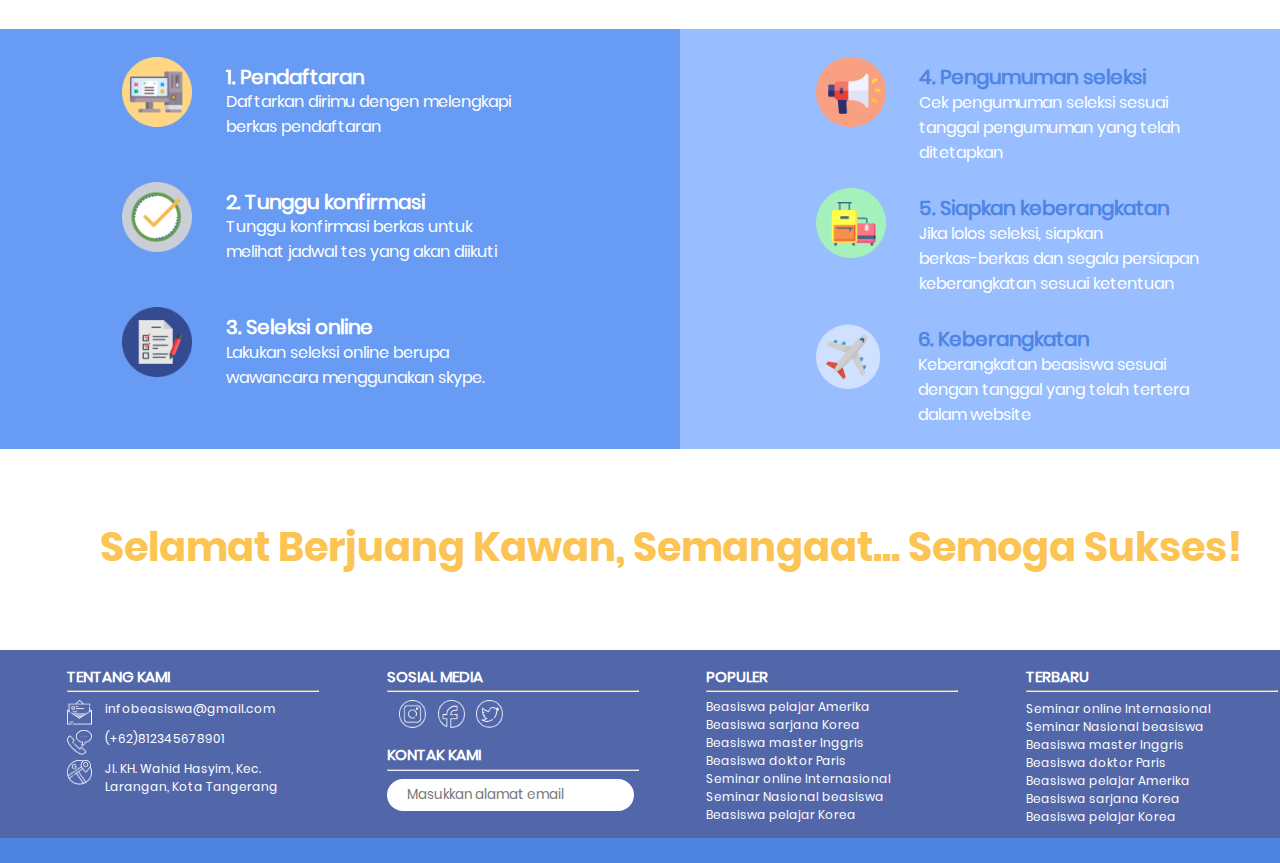
<file: All/One Page Informasi Beasiswa/Informasi Beasiswa.html>
<!DOCTYPE html>
<html>
<head>
    <meta name="viewport" content="width=device-width, initial-scale=1.0">
    <title>Beasiswa AU EGLS</title>
    <link rel="stylesheet" href="infobeasiswa.css">
</head>

<body>

    <div class="main1">
        <img class="gambar" src="Group 199.png" alt="">
        <button type="button" class="fav">+ Favorit</button>
        <h1>AU Emergin Global Leader Scholarship</h1>
        <p>Mahasiswa internasional termasuk dari Indonesia berkesempatan 
            untuk melanjutkan studi pada jenjang S1 di Amerikan Serikat 
            dengan <br> menggunakan beasiswa dari salah satu perguruan tinggi 
            disana yaitu American University. Melalui program AU Emerging 
            Global Leader <br> Scholarship, pihak American University menawarkan 
            beasiswa bagi para kandidat yang memiliki prestasi akademik, 
            potensi <br> kepemimpinan, dan keinginan untuk terlibat dalam 
            lingkup global di masa depan.</p>
    
        <div class="iconx1">
            <img src="Group 228 (1).png" id="icon1">
            <img src="iconfinder_Purse_669953 1.png" id="icon1">
            <img src="Group 198.png" id="icon1">
            <img src="Group 189.png" id="icon1">
        </div>
    
        <div class="captx1">
            <p id="capt1"><b id="t">Jenjang :</b><br>
            Sarjana</p>
            <p id="capt1"><b id="t">Pembiayaan :</b><br>
            Penuh</p>
            <p id="capt1"><b id="t">Kategori :</b><br>
            Kuliah</p>
            <p id="capt1"><b id="t">Deadline :</b><br>
            15 Januari 2021</p>
        </div>
    </div>

    <div class=main2>
        <h1>Ketentuan Beasiswa</h1>
        <div class="main_a">
            <table class="col-12-tabel">
                <tr>
                    <td class="icon2"><img src="iconfinder_Purse_669953 1.png"></td>
                    <td class="teksx2"><p><b id="teks2">1. Pembiayaan</b><br>
                        Beasiswa mencakup semua tagihan biaya di AU, seperti 
                        biaya kuliah penuh, kamar, dan makan. Meski begitu 
                        beasiswa AU EGL tidak termasuk biaya non-tagihan, 
                        seperti asuransi kesehatan wajib, buku, tiket pesawat, 
                        serta biaya lain-lain yang jumlah keseluruhannya sekitar 
                        US $ 4.000 per tahun.</p>
                    </td>
                </tr>
    
                <tr>
                    <td class="icon2"><img src="Group 200.png"></td>
                    <td class="teksx2"><p><b id="tengah">2. Pembaruan Beasiswa</b><br>
                        Penerima beasiswa S1 American University dapat memperbarui 
                        beasiswa yang diperoleh setiap tahun hingga maksimum empat 
                        tahun. Pertimbangannya berdasarkan capaian akademik yang 
                        memuaskan.</p>
                    </td>
                </tr>

                <tr>
                    <td class="icon2"><img src="Group 197.png"></td>
                    <td class="teksx2"><p><b id="teks2">4. Bagaimana Jika Tidak Lolos?</b><br>
                        Jika kandidat yang melamar beasiswa AU EGL di American University 
                        tidak diterima untuk 2021, masih tersedia peluang beasiswa parsial 
                        di kampus tersebut. Namun, tentunya beasiswa parohan ini akan membutuhkan 
                        biaya lebih besar karena hanya menanggung sebagian dari biaya kuliah.</p>
                    </td>
                </tr>
            </table>
        </div>
    </div>

    <div class=main3>
        <h1>Ketentuan Pendaftar</h1>
        <div class="main_b">
            <div class="bg" id="no1">
                <img class="icon3" src="Group 202.png">
                <p>Calon Pendaftar bukan warganegara Amerika Serikat, penduduk tetap AS, atau 
                berkewarganegaraan ganda AS dengan negara lain</p>
            </div>
            <div class="bg" id="no2">
                <img class="icon3" src="Group 203.png">
                <p>Calon pendaftar tidak memenuhi syarat jika telah terdaftar atau sudah 
                memulai kuliah di universitas lain di negara asal atau 
                Amerika Serikat</p>
            </div>
            <div class="bg" id="no3">
                <img class="icon3" src="iconfinder_clock_1055090 1.png">
                <p>Calon Pendaftar merupakan lulusan tahun 2019 ke atas. Jadi, tidak memenuhi syarat jika lulus sekolah menengah di bawah tahun 2019</p>
            </div>
        </div>
    </div>

    <div class="main4">
        <h1>Penerima yang diutamakan</h1>
        <div class="isiskill">
            <div class="catatan">
                <img src="catatan.png" id="gambarcatatan">
                <p id="catatantulis">Siswa dalam sistem IB harus <br> lulus dengan ijazah IB penuh <br> 
                    dengan sekurang - kurangnya <br> 3 HL. Siswa yang belajar di <br> sistem British A-Level harus 
                    <br> merampungkan setidaknya <br> 3 Level A dan menyelesaikan <br> 13 tahun sudi sebelum <br> Agustus 2021</p>
            </div>
            <div class="listskill1">
                <div class="skill1">
                    <img src="skill1.png" id="gambarskill1">
                    <div class="tulisskill">
                        <p id="judullist">1. Latar belakang</p>
                        <p id="isilist">Siswa internasional yang berasal dari <br> latar belakang sosial yang beragam <br> dan kurang terwakili</p>
                    </div>
                </div>
                <div class="skill2">
                    <img src="skill2.png" id="gambarskill1">
                    <div class="tulisskill">
                        <p id="judullist">2. IPK</p>
                        <p id="isilist">Memiliki IPK minim setara dengan 3.8 <br>skala 4.0 (peringkat 10 persen lulusan <br> terbaik) di kelas 9-12</p>
                    </div>
                </div>
                <div class="skill3">
                    <img src="skill3.png" id="gambarskill1">
                    <div class="tulisskill">
                        <p id="judullist">3. Komitmen</p>
                        <p id="isilist">Komitmen kepemimpinan, <br> sukarelawan, pengabdian masyarakat, <br> dan memajukan kebutuhan negara <br> asalnya.</p>
                    </div>
                </div>
            </div>
            <div class="listskill2">
                <div class="skill4">
                    <img src="skill4.png" id="gambarskill1">
                    <div class="tulisskill">
                        <p id="judullist">4. Skor</p>
                        <p id="isilist">Memiliki skor TOEFL iBT 95, IELTS 7.0, <br> atau TOEFL PBT 600 (atau lebih)</p>
                    </div>
                </div>
                <div class="skill5">
                    <img src="skill5.png" id="gambarskill1">
                    <div class="tulisskill">
                        <p id="judullist">5. Pelajar</p>
                        <p id="isilist">Siswa yang masih terdaftar di SMA <br> dan lulus pada Bulan Juni 2021</p>
                    </div>
                </div>
                <div class="persiapkan">
                    <p id="persiapkantulis">Persiapkan dirimu mulai sekarang!</p>
                </div>
                <div class="selamat">
                    <p id="selamattulis">Selamat berjuang, Semoga berhasil!</p>
                </div>
            </div>
        </div>
    </div>

    <div class=main5>
        <h1>Pendaftaran</h1>
        <div class="main_c">
            <table class="col-12-tabel1">
                <tr>
                    <td class="icon5"><img src="Group 206 (1).png"></td>
                    <td class="teksx5"><p><b id="teks5">1. Isi formulir pendaftaran</b><br>
                        Lakukan pendaftaran dengan melengkapi formulir pendaftaran secara 
                        online pada website AU EGLS. (Catatan : Sebelum melakukan pendaftaran, 
                        pastikan anda sudah memiliki akun pada website tersebut)</p>
                    </td>
                </tr>
    
                <tr>
                    <td class="icon5"><img src="iconfinder_Artboard_1_1790661 1.png"></td>
                    <td class="teksx5"><p><b id="teks5">2. Lengkapi berkas-berkas</b><br>
                        Mengajukan bank letter dan formulir AU Certification of Finance (AU CFIS). 
                        Masing-masing memperlihatkan minimal US $ 4.000</p>
                    </td>
                </tr>
    
                <tr>
                    <td class="icon5"><img src="Group 207.png"></td>
                    <td class="teksx5"><p><b id="teks5">3. Ajukan berkas-berkas pendukung</b><br>
                        Ajukan hasil skor resmi TOEFL, IELTS, atau Duolinggo paling lambat 
                        tanggal 15 Desember 2020</p>
                    </td>
                </tr>
                
                <tr>
                    <td class="icon5"><img src="iconfinder_Paper-Plane_379428 1.png"></td>
                    <td class="teksx5"><p><b id="teks5">4. Kirim formulir dan berkas-berkas</b><br>
                        Lengkapi dan kirim aplikasi umum, bersama dengan semua dokumen pendukung 
                        per ceklis yang tertera di website AU EGLS sebelum tanggal 15 Desember 2020 
                        atau paling lambat 15 Januari 2021</p>
                    </td>
                </tr>
            </table>
        </div>
        <button type="button" class="btn5" id="daftar">Daftar Sekarang</button>
    </div>

    <div class="main6">
        <h1>Alur dan Informasi seleksi</h1>
        <div class="lataralur">
            <div class="lataralur1">
                <div class="alur1">
                    <img src="alur1.png" id="gambaralur">
                    <div class="tulisalur">
                        <p id="judullist123"><b>1.  Pendaftaran</b></p>
                        <p id="isilist123">Daftarkan dirimu dengen melengkapi <br> berkas pendaftaran</p>
                    </div>
                </div>
                <div class="alur2">
                    <img src="alur2.png" id="gambaralur">
                    <div class="tulisalur">
                        <p id="judullist123"><b>2. Tunggu konfirmasi</b></p>
                        <p id="isilist123">Tunggu konfirmasi berkas untuk <br> melihat jadwal tes yang akan diikuti</p>
                    </div>
                </div>
                <div class="alur3">
                    <img src="alur3.png" id="gambaralur">
                    <div class="tulisalur">
                        <p id="judullist123"><b>3. Seleksi online</b></p>
                        <p id="isilist123">Lakukan seleksi online berupa <br> wawancara menggunakan skype.</p>
                    </div>
                </div>
            </div>
            <div class="lataralur2">
                <div class="alur4">
                    <img src="alur4.png" id="gambaralur">
                    <div class="tulisalur">
                        <p id="judullist456"><b>4. Pengumuman seleksi</b></p>
                        <p id="isilist456">Cek pengumuman seleksi sesuai <br> tanggal pengumuman yang telah <br> ditetapkan</p>
                    </div>
                </div>
                <div class="alur5">
                    <img src="alur5.png" id="gambaralur">
                    <div class="tulisalur">
                        <p id="judullist456"><b>5. Siapkan keberangkatan</b></p>
                        <p id="isilist456">Jika lolos seleksi, siapkan <br> berkas-berkas dan segala persiapan <br> keberangkatan sesuai ketentuan</p>
                    </div>
                </div>
                <div class="alur6">
                    <img src="alur6.png" id="gambaralur">
                    <div class="tulisalur">
                        <p id="judullist456"><b>6. Keberangkatan</b></p>
                        <p id="isilist456">Keberangkatan beasiswa sesuai <br> dengan tanggal yang telah tertera <br> dalam website</p>
                    </div>
                </div>
            </div>
        </div>
    </div>

    <div class="ucapan">
        <h1>Selamat Berjuang Kawan, Semangaat... Semoga Sukses!</h1>
    </div>

    <div class="footer">
        <div class="col-12-footer2">
            <div class="tentangkami">
                <p class="judulfooter"><b>TENTANG KAMI</b></p>
                <hr class="hrfooter2">
                <div class="emailtk">
                    <img src="email.png" id="icon6">
                    <p id="pemailtk"> infobeasiswa@gmail.com</p>
                </div>
                <div class="telptk">
                    <img src="telp.png" id="icon6">
                    <p id="ptelptk"> (+62)812345678901</p>
                </div>
                <div class="lokasitk">
                    <img src="lokasi.png" id="icon6">
                    <p id="plokasitk"> Jl. KH. Wahid Hasyim, Kec.
                        <br>Larangan, Kota Tangerang</p>
                </div>
            </div>
            <div class="sosialmedia">
                <p class="judulfooter"><b>SOSIAL MEDIA</b></p>
                <hr class="hrfooter2">
                <div class="sosmedfooter">
                    <img src="ig.png" class="imgsosmedfooter">
                    <img src="fb.png" class="imgsosmedfooter">
                    <img src="tuiter.png" class="imgsosmedfooter">
                </div>
                <div class="kontakkami">
                    <p class="judulfooter"><b>KONTAK KAMI</b></p>
                    <hr class="hrfooter2">
                    <input type="email" placeholder="Masukkan alamat email" id="inputfooter">
                </div>
            </div>
            <div class="populer">
                <p class="judulfooter"><b>POPULER</b></p>
                <hr class="hrfooter3">
                <p id="edit"> Beasiswa pelajar Amerika
                    <br>Beasiswa sarjana Korea
                    <br>Beasiswa master Inggris
                    <br>Beasiswa doktor Paris
                    <br>Seminar online Internasional
                    <br>Seminar Nasional beasiswa
                    <br>Beasiswa pelajar Korea
                </p>
            </div>
            <div class="terbaru">
                <p class="judulfooter"><b>TERBARU</b></p>
                <hr class="hrfooter2">
                <p id="pterbarutk"> Seminar online Internasional
                    <br>Seminar Nasional beasiswa
                    <br>Beasiswa master Inggris
                    <br>Beasiswa doktor Paris
                    <br>Beasiswa pelajar Amerika
                    <br>Beasiswa sarjana Korea
                    <br>Beasiswa pelajar Korea
                </p>
            </div>
        </div>
        <div class="col-12-lastfooter">
            <br>
        </div>
    </div>

    <div id="navbar">
        <img id="logo" src="logo infobeasiswa 3.png">
        <div id="navbar1">
            <a href="../../index.html" class="menu_nav" id="beranda">Beranda</a>
            <a href="../One Page Eksplorasi Beasiswa/eksplorasi_beasiswa.html" class="menu_nav" id="kalender">Eksplor Beasiswa</a>
            <a href="../../index.html" class="menu_nav" id="seminar">Seminar</a>
            <a href="../Login/login.html"><button type="menu" class="btn" id="login">Masuk/Daftar</button></a>
        </div>
    </div>
</body>
</html>
</file>
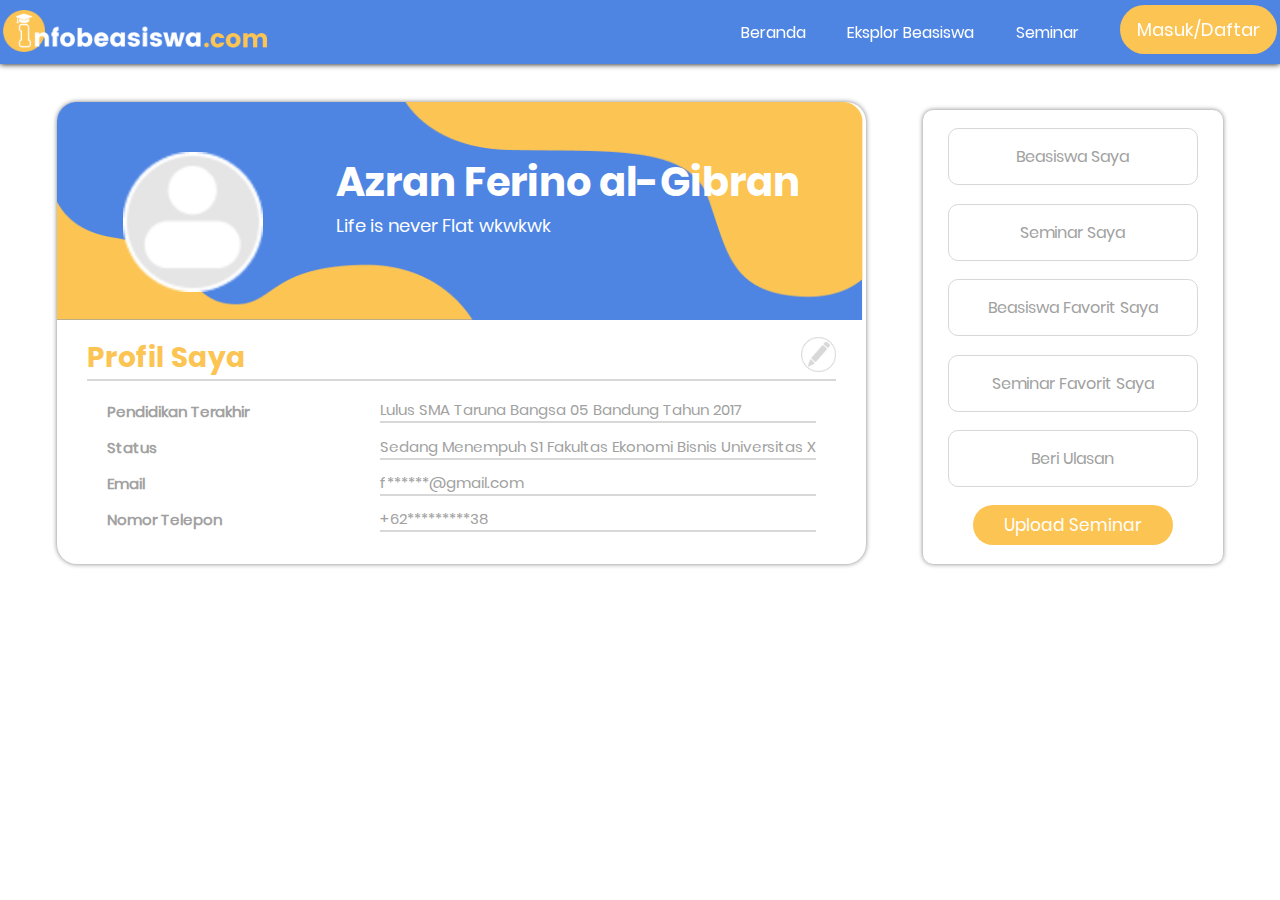
<file: All/Profil/profil.html>
<!DOCTYPE html>
<head>
    <meta name="viewport" content="width=device-width, initial-scale=1.0">
    <title>Profile Saya</title>
    <link rel="stylesheet" href="profil.css">
    <script src="profil.js"></script>
</head>

<body>
    <nav>
        <div>
            <img id="logo" src="logo infobeasiswa 3.png">
        </div>
        <ul>
            <li onclick="normal()" ><a href="../../index.html" id="menu" >Beranda</a></li>
            <li onclick="normal()" ><a href="../One Page Eksplorasi Beasiswa/eksplorasi_beasiswa.html" id="menu">Eksplor Beasiswa</a></li>
            <li onclick="normal()" ><a href="../../index.html" id="menu" >Seminar</a></li>
            <li onclick="normal()" ><a href="../Login/login.html"><button type="menu" class="btn">Masuk/Daftar</button></a></li>
        </ul>

        <div onclick="show_menu()" class="toogle">
            <span onclick="show_menu()" id="st"></span>
            <span onclick="show_menu()" id="nd"></span>
            <span onclick="show_menu()" id="rd"></span>
        </div>
    </nav>

    <div class="mainx">
        <div class="utama">
            <img class="sampul" src="Group 244.png">
            <div class="bgpp">
                <img class="fp" src="Group 210.png">
                <div class="bio">
                    <h1 id="nama">Azran Ferino al-Gibran</h1>
                    <p>Life is never Flat wkwkwk</p>
                </div>
            </div>
            <div class="head">
                <h1 id="profilku">Profil Saya</h1>
                <a href="ini edit profil"><img class="edit" src="editx.png"></a>
            </div>
            <hr id="garis">
            <div class="info">
                <div class="left">
                    <p><b>Pendidikan Terakhir</b></p>
                    <p><b>Status</b></p>
                    <p><b>Email</b></p>
                    <p><b>Nomor Telepon</b></p>
                </div>
                <div class="right">
                    <p>Lulus SMA Taruna Bangsa 05 Bandung Tahun 2017</p>
                    <hr>
                    <p>Sedang Menempuh S1 Fakultas Ekonomi Bisnis Universitas X</p>
                    <hr>
                    <p>f******@gmail.com</p>
                    <hr>
                    <p>+62*********38</p>
                    <hr>
                </div>
            </div>
        </div>
    
        <div class="menux">
            <button type="menu" class="menu" id="first">Beasiswa Saya</button>
            <button type="menu" class="menu">Seminar Saya</button>
            <button type="menu" class="menu">Beasiswa Favorit Saya</button>
            <button type="menu" class="menu">Seminar Favorit Saya</button>
            <button type="menu" class="menu">Beri Ulasan</button>
            <a href="../Input Informasi Seminar/input seminar.html"><button type="menu" class="review">Upload Seminar</button></a>
        </div>
    </div>
</body>
</html>
</file>
<file: All/One Page Beranda/beranda.css>
@font-face {
    font-family: "Font Digital";
    src: url(Poppins-Regular.ttf);
}

@font-face {
    font-family: "poppins bold";
    src: url(Poppins-Bold.ttf);
}

@keyframes fadeIn {
    from {opacity: 0;}
    to {opacity:1 ;}
}

.aktif{
    background-color: #4e85e3;
    box-shadow: 0px 0px 8px black;
}

.aktif .btn{
    background-color: #FCC453;
}

.btn:hover{
    background-color: #98BEFF;
}

.btn:focus {
    background-color: #275bb6;
}

body {
    margin: 0;
    padding: 0;
    font-family: "Font Digital";
}

nav{
    display: flex;
    justify-content: space-around;
    position: fixed;
    width: 100%;
    transition: background-color .5s ease;
    z-index: 1000;
}

#logo{
    width: 80%;
    padding: 5px;
    margin-left: -40%;
    margin-top: 5px;
}

.gambar{
    width: 100%;
    height: 100vh;  
    background-size: cover;
}

.gambar2{
    display: none;
}

.gambar3{
    display: none;
}

nav ul{
    display: flex;
    margin-top: 18px;
    list-style: none;
    justify-content: space-between;
    width: 40%;
    margin-right: -28%;
}

nav ul li a{
    color: white;
    text-decoration: none;
}

nav ul li a:hover{
    color: #2756a8;
}

.btn {
    outline: none;
    border-width: 0px;
    font-family: "Font Digital";
    color: white;
    background-color: #4E85E3;
    width: 118%;
    height: 5.5vh;
    border-radius: 50px;
    font-size: 2vh;
    padding: 5px;
    margin-top: -5px;
}

.btn:hover{
    background-color: #98BEFF;
}

.btn:focus {
    background-color: #275bb6;
}

.toogle {
    display: flex;
    flex-direction: column;
    height: 20px;
    justify-content: space-between;
    margin-top: 20px;
}

.toogle input{
    width: 30px;
    height: 30px;
    position: absolute;
    opacity: 0;
}
#st{
    transform-origin: 0 0;
} 

#rd {
    transform-origin: 0 100%;
}

.toogle input:checked ~ #st{
    transform: rotate(45deg) translate(-1.5px, -1.5px);
}

.toogle input:checked ~ #nd{
    display: none;
}

.toogle input:checked ~ #rd{
    transform: rotate(-45deg) translate(-1.5px, -0.5px);
}

.toogle span {
    z-index: -1;
    position: relative;
    display: none;
    width: 28px;
    height: 3px;
    border-radius: 15px;
    background-color: white;
    transition: all 0.5s;
}

#st, #rd{
    transform-origin : 0 0;
}

#welkam {
    top: 140px;
    left: 50px;
    position: absolute;
}

#judul {
    font-family: "poppins bold";
    color: white;
    font-size: 53px;
    padding-bottom: -10px;
    margin-bottom: -10px;
}

#teks {
    margin-top: -10px;
    padding-top: -10px;
    padding: 5px;
    color: white;
    font-size: 17px;
    width:630px;
}

#btn {
    background-color: #FCC453;
    border-radius: 40px;
    outline: none;
    width: 250px;
    height: 53px;
    font-size: 17px;
    color: white;
    border: none;
    font-family: "Font Digital";
}

#btn:hover {
    background-color: #98BEFF;
}

#btn:focus{
    background-color: #275bb6;
}

#tulis{
    font-family: "Font Digital";
    text-align: center;
    padding-bottom: 6vh;
}

#judul1{
    color: #FCC453;
    font-size: 40px;
    font-family: "poppins bold";
}

.isi{
    color: #83858B;
    margin-top: -1.2%;
}

#seminar{
    height:76vh;
    display: flex;
    background-color: #F1F3F9;
}

.next{
    height: 10%;
    margin-top: 17%;
    margin-left: 2%;
}

.listseminar{
    display: flex;
    margin-left: 3%;
}

.list1, .list2, .list3{
    margin-top: 3%;
    background-color: white;
    box-shadow: 0px 0px 10px #A1A2A5;
    border-radius: 65px;
    height: 420px;
    width: 380px;
}

#list3{
    border-radius: 65px;
}

#list1, #list2, #list3{
    height: 93%;
    width: 90%;
    margin-top: 4%;
    margin-left: 5%;
}

.list2, .list3{
    margin-left: 8%;
}

#kanan{
    margin-left: 3%;
}

#kalfil{
    font-family: "Font Digital";
}

#kalender{
    text-align: center;
    justify-content: center;
    display: flex;
}

.kolom1{
    height: 30px;
}

.kolom{
    height: 60px;
}

.kolom2{
    height: 3px;
    background-color: #A1A2A5;
}

.bulan{
    color: #A1A2A5;
    font-size: 6vh;
    cursor: pointer;
}

.bulan .tabpopup{
    display: none;
    position: absolute;
    border: 3px solid #A1A2A5;
    border-radius: 30px;
    width: 450px;
    height: 350px;
    padding-bottom: 30px;
    margin-top: -90px;
    margin-left: 230px;
    background-color: white;
}

#judultab{
    font-size: 25px;
    color: #FCC453;
}

.bulantab{
    font-size: 20px;
    color: #A1A2A5;
}

#tabokt{
    color:  #FCC453;
    border-radius: 20px;
    border: 3px solid #FCC453;
    width: 80px;
    height: 50px;
    margin-top: -2px;
}

.bulan .tabpopup::after{
    content: "";
    position: absolute;
}

#hari{
    color: #A1A2A5;
    font-size: 3vh;
}

.blue{
    background-color: #99BCF8;
    border: 1.5px solid white;
    font-size: 3.5vh;
    color: white;
    width: 120px;
}

.orange{
    background-color: #FFD683;
    border: 1.5px solid white;
    font-size: 3.5vh;
    color: white;
    width: 120px;
}

.purple{
    background-color: #ECB2F7;
    border: 1.5px solid white;
    font-size: 3.5vh;
    color: white;
    width: 120px;
}

.red{
    background-color: #F9A083;
    border: 1.5px solid white;
    font-size: 3.5vh;
    color: white;
    width: 120px;
}

.redpopup{
    background-color: #F9A083;
    border: 1.5px solid white;
    font-size: 3.5vh;
    color: white;
    width: 120px;
    height: 50px;
    cursor: pointer;
}

.redpopup .popuptext{
    display: none;
    position: absolute;
    background-color: #A1A2A5;
    color: #FFFF;
    width: 240px;
    height: 150px;
    border-radius: 15px;
    margin-left: -65px;
    font-size: 12px;
    margin-top: -170px;
    text-align: left;
    padding-left: 10px;
}

#judulpopup{
    font-size: 14px;
}

#isipopup{
    font-size: 12px;
    margin-top: -10px;
}

#buttonpopup{
    background-color: #FCC453;
    color: white;
    border: none;
    font-family: "Font Digital";
    width: 150px;
    height: 30px;
    border-radius: 20px;
    margin-top: -10px;
    outline: none;
}

.redpopup .popuptext::after{
    content: " ";
    position: absolute;
}

.green{
    background-color: #A5F1BC;
    border: 1.5px solid white;
    font-size: 3.5vh;
    color: white;
    width: 120px;
}

.grey{
    background-color: #CACED6;
    border: 1.5px solid white;
    font-size: 3.5vh;
    color: white;
    width: 120px;
}

.kosong{
    color: #A1A2A5;
    border: 1.5px solid white;
    font-size: 3.5vh;
    width: 120px;
}

#garis{
    width: 10%;
    height: 10%;
    margin-left: 5%;
    margin-top: 6%;
}

.hr{
    margin-top: -10%;
    width: 150%;
}

#hr{
    margin-top: -0.1%;
    width: 150%;
} 

#footergambar{
    margin-top: 20px;
    background-image: url('Footer.png');
    height: 100%;
    display: flex;
}

.kasus{
    margin-left: 8%;
    background: transparent;
    border: 5px solid white;
    border-radius: 40px;
    width: 30%;
    height: 380px;
    margin-top: 2%;
    margin-bottom: 2%;
}

#judulkasus{
    text-align: center;
    color: white;
}

.info12,.info34{
    display: flex;
}

.info1,.info2,.info3,.info4{
    border: 5px solid white;
    border-radius: 20px;
    width: 35%;
    margin-left: 8%;
}

.info1{
    background-color: #70DB7A;;
}

.info2{
    background-color: #FFD173;
}

.info3,.info4{
    margin-top: 3%;
}

.info3{
    background-color: #FCA453;
}

.info4{
    background-color: #F36F42;
}

#info1,#info2,#info3,#info4{
    color: white;
    font-size: 2.3vh;
    text-align: center;
}

.total{
    display: flex;
    margin-left: -17%;
}

#total1, #total2{
    text-align: center;
    font-size: 3vh;
}

#total1{
    color: white;
    margin-left: 26%;
}

#total2{
    margin-left: 5px;
    color: #FCC453;
}

#update{
    color: white;
    text-align: center;
    margin-top: -2%;
}

.info{
    margin-left: 5%;
}

#judulinfo{
    color:#FCC453;
    font-family: "poppins bold";
    font-size: 8vh;
}

.awaljudulinfo,.isiinfo,.awaljudulinfo1,.isiinfo1{
    color: white;
}

.awaljudulinfo,.awaljudulinfo1{
    font-size: 20px;
}

.awaljudulinfo{
    margin-top: -6%;
}

.isiinfo,.isiinfo1{
    font-size: 17px;
    margin-top: -3%;
    width: 70%;
}

.hrinfo{
    width: 740px;
    margin-left: 0.001%;
}

.footer2{
    background-color: #5167aa;
    display: flex;
    height: 100%;
}

.tentangkami,.sosialmedia,.populer,.terbaru,.kontakkami{
    color: white;
}

.tentangkami,.sosialmedia,.populer,.terbaru{
    margin-left: 5%;
}

.judulfooter{
    font-size: 15px;
}

.hrfooter2{
    margin-top: -5%;
    width: 250px;
}

.hrfooter3{
    margin-top: -5%;
    width: 250px;
    margin-bottom: -5%;
}

.emailtk,.telptk,.lokasitk{
    display: flex;
}

#emailtk,#telptk,#lokasitk{
    height: 25px;
    width: 25px;
}

#pemailtk,#ptelptk,#plokasitk,#pterbarutk{
    margin-top: -0.1px;
}

#pemailtk,#ptelptk,#plokasitk{
    margin-left: 5%;
    font-size: 12px;
}

#ppopulertk{
    font-size: 12px;
    margin-top: 18px;
}

#pterbarutk{
    font-size: 12px;
}

.sosmedfooter{
    display: flex;
}

#imgsosmedfooterawal{
    width: 27px;
    height: 27px;
}

.imgsosmedfooter{
    margin-left: 10px;
    width: 27px;
    height: 27px;
}

#inputfooter{
    font-family: "Font Digital";
    padding-left: 20px;
    color:#CACED6;
    outline: none;
    border: none;
    border-radius: 50px;
    width: 225px;
    height: 25px;
}

.lastfooter{
    background-color: #4E85E3;
    width: 100%;
}

.p2 a{
    text-decoration: none;
    color: #A1A2A5;
}

/* ipad */
@media screen and (max-width:768px){
    body{
        width:100%;
    }
    /* #logo{
        width: 40%;
        margin-left: -122%;
        display: none;
    }
    nav{
        display: none;
    }
    nav ul{
        margin-top: -1px;
        width: 10%;
        margin-left: -125%;
        height: 20%;
        background-color: #A1A2A5;
        display: none;
    }
    
    nav ul li a{
        font-size: 12px;
        display: none;
    }
    
    .btn {
        font-size: 11px;
        padding: 2px;
        display: none;
    } */

    .gambar{
        display: none;
    }

    .gambar2{
        display: block;
        background-size: cover;
    }
    #welkam{
        margin-left: -3%;
        margin-top: 5%;
    }
    #judul{
        width: 40%;
        margin-top: -8%;
    }
    #teks{
        margin-left: -5px;
        width: 40%;
        font-size: 20px;
    }
    #btn{
        width: 220px;
        height: 50px;
        font-size: 20px;
    }
    #kalender{
        margin-top: -5%;
        margin-left: 2%;
    }
    .bulan{
        font-size: 20px;
    }
    #hari{
        font-size: 14px;
    }
    .blue,.orange,.purple,.red,.green,.grey,.kosong,.redpopup{
        font-size: 20px;
    }
    .bulan .tabpopup{
        margin-left: 20%;
    }
    #seminar{
        height: 300px;
        margin-top: -6%;
        justify-content: center;
    }
    .list2{
        display: none;
    }
    .list1,.list3{
        height: 265px;
        width: 265px;
        border-radius: 30px;
    }
    #list3{
        border-radius: 25px;
    }
    .list2,.list3{
        margin-left: 3%;
    }
    #kanan{
        width: 50px;
        height: 50px;
    }
    #kiri{
        width: 50px;
        height: 50px;
    }
    .kasus{
        display: none;
    }
    #judulinfo{
        font-size: 30px;
    }
    .awaljudulinfo{
        margin-top: -2%;
    }
    .hrinfo{
        width: 97%;
    }
    .terbaru{
        display: none;
    }
    .populer{
        display: none;
    }
    .hrfooterh{
        display: none;
    }
    .footer2{
        justify-content: center;
        height: 180px;
        margin-left: -10%;
    }
}

/*patokan device ukuran 360 x 560*/
@media screen and (max-width:576px){
    body{
        width: 95%;
    }
    #logo {
        margin-top: 5px;
        width: 50%;
        margin-left: 1%;
    }

    .toogle {
        margin-top: 13px;
        margin-right: -10%;
        width: 30%;
    }
    
    .toogle span {
        display: block;
    }

    nav ul{
        right: 0px;
        position: absolute;
        flex-direction: column;
        background-color: #4E85E3;
        top: 0;
        height: 50vh;
        width: 50%;
        margin-right: -3%;
        justify-content: space-evenly;
        align-items: center;
        margin-top: 12%;
        z-index: -1;
        padding-bottom: 80%;
        transform: translateX(100%);
        transition: all 1s;
    }

    .slide {
        transform: translateX(0);
        transition: all 1s;
    }
    
    nav ul li a{
        font-size: 14px; 
    }
    
    .btn {
        height: 5vh;
        width: 18vh;
        font-size: 13px;
        padding: 2px;
        background-color: #FCC453;
        font-family: "Font Digital";
    }

    .gambar,.gambar2{
        display: none;
    }
    .gambar3{
        display: block;
        width: 106.5%;
    }
    #welkam{
        margin-left: -8%;
    }
    #judul{
        font-size: 25px;
        width: 40%;
        margin-top: -20%;
    }
    #teks{
        margin-left: -5px;
        width: 45%;
        font-size: 12px;
    }
    #divkalender{
        width: 106%;
    }
    #judul1{
        font-size: 20px;
    }
    .isi{
        font-size: 12px;
        margin-top: -3%;
    }
    #kalender{
        margin-top: -5%;
    }
    .bulan{
        font-size: 14px;
    }
    #hari{
        font-size: 12px;
    }
    .blue,.orange,.purple,.red,.green,.grey,.kosong,.redpopup{
        font-size: 12px;
        width: 100%;
        height: 100%;
    }
    .bulan .tabpopup{
        margin-left: 20%;
    }
    #btn{
        width: 40%;
        font-size: 12px;
        height: 30px;
    }
    .redpopup .popuptext{
        width: 155px;
        height: 110px;
        margin-top: -35%;
    }
    
    #judulpopup{
        font-size: 10px;
    }
    
    #isipopup{
        font-size: 8px;
    }
    
    #buttonpopup{
        width: 90px;
        height: 20px;
        font-size: 10px;
    }
    .kolom2{
        height: 1px;
    }
    .bulan .tabpopup{
        width: 200px;
        height: 150px;
        margin-top: -50px;
        margin-left: 10%;
    }
    
    #judultab{
        font-size: 14px;
    }
    
    .bulantab{
        font-size: 12px;
    }
    
    #tabokt{
        width: 40px;
        height: 20px;
    }
    #seminar{
        width: 106.5%;
        height: 145px;
        margin-top: -6%;
        justify-content: center;
    }
    .list2{
        display: none;
    }
    .list1,.list3{
        height: 130px;
        width: 130px;
        border-radius: 20px;
    }
    #list3{
        border-radius: 20px;
    }
    .list2,.list3{
        margin-left: 3%;
    }
    #kanan{
        width: 20px;
        height: 20px;
    }
    #kiri{
        width: 20px;
        height: 20px;
    }
    #footergambar{
        width: 106.5%;
    }
    #judulinfo{
        font-size: 20px;
    }
    .awaljudulinfo{
        margin-top: -2%;
    }
    .awaljudulinfo,.awaljudulinfo1{
        font-size: 14px;
    }
    .isiinfo,.isiinfo1{
        font-size: 10px;
    }
    .hrinfo{
        width: 97%;
    }
    .footer2{
        width: 116.5%;
    }
    .judulfooter{
        font-size: 13px;
        text-align: center;
    }
    #emailtk, #telptk, #lokasitk{
        width: 20px;
        height: 20px;
    }
    #pemailtk, #ptelptk, #plokasitk {
        font-size: 11px;
    }
    #imgsosmedfooterawal, .imgsosmedfooter {
        width: 20px;
        height: 20px;
    }
    .lastfooter {
        padding-right: 6.5%;
    }
    .sosialmedia{
        margin-left: -12%;
    }
    .hrfooter2{
        width: 170px;
    }
    .tentangkami{
        width: 50%;
        margin-right: 15%;
    }
    #inputfooter{
        width: 100px;
        font-size: 8px;
        text-align: center;
    }
    #hrfooter22{
        width: 120px;
    }
}
</file>
<file: All/Beasiswa_List Beasiswa (Jenjang)/list beasiswa jenjang.css>
@font-face {
    font-family: "Font Digital";
    src: url(Poppins-Regular.ttf);
}

@font-face {
    font-family: "poppins bold";
    src: url(Poppins-Bold.ttf);
}

body {
    margin: 0;
    padding: 0;
    font-family: "Font Digital";
}

.gambar{
    width: 100%;
    height: 100vh;  
    background-size: cover;
}

#navbar{
    width: 100%;
    height: 50%; 
    top: 0px;
}

header{
    width: 100%;
    height: 11%;
    position: fixed;
    top: 0;
    left: 0;
    transition: background-color .5s ease;
    z-index: 1000;
    background-color: #4E85E3;
}


#logo{
    width: 20%;
    padding-top: 10px;
    padding-left: 10px;
}

#navbar{
    position: fixed;
    margin-bottom: 500px;
    width: 100%;
    height: 11%;
    background-color: #4E85E3;
    box-shadow: 0px 0px 6px 0px black;
}

#logo{
    width: 20%;
    padding-top: 10px;
    padding-left: 10px;
}

#navbar1{
    display: flex;
    width: 100%;
    padding-left: 20px;
}

.menu_nav{
    text-decoration: none;
    font-family: "poppins";
    font-size: 2.5vh;
    color: #FFFF;
    padding-top: 10px;
    padding-bottom: 20px;
    padding-left: 30px;
    margin-top: -3.4%;
}

.menu_nav:hover {
    color: #2756a8;
}

#beranda {
    margin-left: 57%;
}

.btn {
    border-radius: 40px;
    outline: none;
    border-width: 0px;
    font-family: "poppins";
    color: white;
}

#login {
    background-color: #FCC453;
    width: 10%;
    height: 5.5vh;
    border-radius: 50px;
    margin-top: -3.1%;
    margin-left: 2%;
    font-size: 2.3vh;
    position: absolute;
}

#login:hover{
    background-color: #98BEFF;
}

#login:focus {
    background-color: #275bb6;
}

#juduljenjang{
    font-family: "poppins bold";
    color: #FCC453;
    margin-left: 2%;
    margin-top: 5.5%;
    font-size: 7vh;
}

.isifil{
    display: flex;
}

.isijenjang{
    margin-left: 7%;
    width:65%;
    margin-top: -2%;
}

.isijenjang1,.isijenjang2,.isijenjang3{
    box-shadow: 0px 0px 5px #A1A2A5;
    display: flex;
    border-radius: 25px;
}

.isijenjang2,.isijenjang3{
    margin-top: 3%;
}

.isijenjang1:hover,.isijenjang2:hover,.isijenjang3:hover{
    box-shadow: 0px 0px 5px  #4E85E3;
    border: 1px solid #4E85E3;
}

.logojenjang{
    margin-left: 20px;
    margin-top: 8%;
    height: 80%;
    margin-bottom: -20px;
}

.bacaanisijenjang{
    margin-top: -5px;
}

.judulisijenjang{
    color: #4E85E3;
    font-size: 18px;
    margin-bottom: -3%;
}

.isiisijenjang{
    color: #A1A2A5;
}

.tgljenjang{
    text-align: center;
    width: 20%;
    margin-top: -5px;
}

#bulantahun{
    color: #A1A2A5;
}

#jenjangnya{
    display: flex;
    margin-top: -15px;
}

.jenjangnyaoren{
    background-color: #FCC453;
    height: 35px;
    width: 35px;
    border-radius: 30px;
}

#jenjangnya1{
    margin-left: 28%;
}

.jenjangnyaungu,.jenjangnyamerah{
    height: 35px;
    width: 35px;
    border-radius: 30px;
}

.jenjangnyaungu{
    background-color: #ECB2F7;
}

.jenjangnyamerah{
    background-color: #FC9674;
}

#jenjangnya2{
    margin-left: 5%;
}

.selengkapnya{
    background-color: #FCC453;
    color: white;
    font-family: "Font Digital";
    border: none;
    border-radius: 20px;
    width: 120px;
    height: 30px;
    margin-top: 5%;
    margin-left: 8px;
    outline: none;
}

.selengkapnya:hover{
    background-color: #98BEFF;
}

.selengkapnya:focus {
    background-color: #275bb6;
}

#tgljenjang2{
    margin-left: 20px;
}

#tgljenjang3{
    margin-left: 30px;
}

#filter{
    margin-left: 8%;
    margin-top: -2%;
}

#pilfil{
    display: flex;
}

#fil{
    color: #4E85E3;
    margin-left: 35%;
}

.judpil{
    color: #A1A2A5;
    margin-left: 30%;
}

.pil,.pil1,.p1,.p2{
    color: #A1A2A5;
}

.pil1,.p1{
    margin-top: -1%;
}

.pil,.p2{
    margin-top: -15%;
}

.pil1,.pil{
    margin-left: 20%;
}

.p1,.p2{
    width: 150%;
}

.pil:active,.pil1:active,.p1:active,.p2:active{
    color: #4E85E3;
}

#garis{
    width: 10%;
    height: 10%;
    margin-left: 5%;
    margin-top: 6%;
}

.hr{
    margin-top: -10%;
    width: 150%;
}

#hr{
    margin-top: -0.1%;
    width: 150%;
}
</file>
<file: All/Beasiswa_List Beasiswa (Negara)/list beasiswa negara.css>
@font-face {
    font-family: "Font Digital";
    src: url(Poppins-Regular.ttf);
}

@font-face {
    font-family: "poppins bold";
    src: url(Poppins-Bold.ttf);
}

body {
    margin: 0;
    padding: 0;
    font-family: "Font Digital";
}

nav{
    display: flex;
    background-color: #4E85E3;
    justify-content: space-around;
    box-shadow: 0px 0px 6px 0px black;
    position: fixed;
    width: 100%;
}

#logo{
    width: 80%;
    padding: 5px;
    margin-left: -42%;
    margin-top: 5px;
}

nav ul{
    display: flex;
    margin-top: 18px;
    list-style: none;
    justify-content: space-between;
    width: 40%;
    margin-right: -30%;
}

nav ul li a{
    color: white;
    text-decoration: none;
}

nav ul li a:hover{
    color: #2756a8;
}

.btn {
    outline: none;
    border-width: 0px;
    font-family: "Font Digital";
    color: white;
    background-color: #FCC453;
    width: 118%;
    height: 5.5vh;
    border-radius: 50px;
    font-size: 2vh;
    padding: 5px;
    margin-top: -5px;
}

.btn:hover{
    background-color: #98BEFF;
}

.btn:focus {
    background-color: #275bb6;
}

.toogle {
    display: flex;
    flex-direction: column;
    height: 20px;
    justify-content: space-between;
    margin-top: 20px;
}

#st{
    transform-origin: 0 0;
} 

#rd {
    transform-origin: 0 100%;
}

.toogle span {
    z-index: -1;
    display: none;
    width: 28px;
    height: 3px;
    border-radius: 15px;
    background-color: white;
    transition: all 0.5s;
}

#st, #rd{
    transform-origin : 0 0;
}

#juduljenjang{
    font-family: "poppins bold";
    color: #FCC453;
    margin-left: 2%;
    font-size: 7vh;
}

.isifil{
    display: flex;
}

.isijenjang{
    margin-left: 7%;
    width:65%;
    margin-top: -2%;
}

.isijenjang1,.isijenjang2,.isijenjang3{
    box-shadow: 0px 0px 5px #A1A2A5;
    display: flex;
    border-radius: 25px;
}

.isijenjang2,.isijenjang3{
    margin-top: 3%;
}

.isijenjang1:hover,.isijenjang2:hover,.isijenjang3:hover{
    box-shadow: 0px 0px 5px  #4E85E3;
    border: 1px solid #4E85E3;
}

.logojenjang{
    margin-left: 20px;
    margin-top: 8%;
    height: 80%;
    margin-bottom: -20px;
}

.bacaanisijenjang{
    margin-top: -5px;
    width: 65%;
}

.judulisijenjang{
    color: #4E85E3;
    font-size: 18px;
    margin-bottom: -3%;
}

.isiisijenjang{
    color: #A1A2A5;
}

.tgljenjang{
    text-align: center;
    width: 20%;
    margin-top: -5px;
}

#bulantahun{
    color: #A1A2A5;
}

#jenjangnya{
    display: flex;
    margin-top: -15px;
}

.jenjangnyaoren{
    background-color: #FCC453;
    height: 35px;
    width: 35px;
    border-radius: 30px;
}

#jenjangnya1{
    margin-left: 28%;
}

#jenjangnya12,#jenjangnya23,#jenjangnya34{
    margin-left: 5%;
}

#jenjangnya12{
    margin-left: 17%;
}

.jenjangnyaungu,.jenjangnyamerah,.jenjangnyatosca{
    height: 35px;
    width: 35px;
    border-radius: 30px;
}

.jenjangnyatosca{
    background-color: #A5F1BC;
}

.jenjangnyaungu{
    background-color: #ECB2F7;
}

.jenjangnyamerah{
    background-color: #FC9674;
}

#jenjangnya2{
    margin-left: 5%;
}

#jenjangnya3{
    margin-left: 5%;
}

.selengkapnya{
    background-color: #FCC453;
    color: white;
    font-family: "Font Digital";
    border: none;
    border-radius: 20px;
    width: 120px;
    height: 30px;
    margin-top: 5%;
    margin-left: 8px;
    outline: none;
}

.selengkapnya:hover{
    background-color: #98BEFF;
}

.selengkapnya:focus {
    background-color: #275bb6;
}

#tgljenjang2{
    margin-left: 20px;
}

#tgljenjang3{
    margin-left: 30px;
}

#filter{
    margin-left: 8%;
    margin-top: -2%;
}

#pilfil{
    display: flex;
}

#fil{
    color: #4E85E3;
    margin-left: 35%;
}

.judpil{
    color: #A1A2A5;
    margin-left: 30%;
}

.pil,.pil1,.p1,.p2{
    color: #A1A2A5;
}

.pil1,.p1{
    margin-top: -1%;
}

.pil,.p2{
    margin-top: -15%;
}

.pil1,.pil{
    margin-left: 20%;
}

.p1,.p2{
    width: 150%;
}

.pil:active,.pil1:active,.p1:active,.p2:active{
    color: #4E85E3;
}

#garis{
    width: 10%;
    height: 10%;
    margin-left: 5%;
    margin-top: 6%;
}

.hr{
    margin-top: -10%;
    width: 150%;
}

#hr{
    margin-top: -0.1%;
    width: 150%;
} 

/* Device handphone 360 x 560 */
@media screen and (max-width:576px){

    #logo {
        margin-top: 5px;
        width: 50%;
        margin-left: -1%;
    }

    .toogle {
        margin-top: 15px;
        margin-right: 12px;
    }
    
    .toogle span {
        display: block;
    }

    nav ul{
        right: 0px;
        position: absolute;
        flex-direction: column;
        background-color: #4E85E3;
        top: 0;
        height: 50vh;
        width: 65%;
        margin-right: -3%;
        justify-content: space-evenly;
        align-items: center;
        margin-top: 10%;
        z-index: -1;
        padding-bottom: 80%;
        transform: translateX(100%);
        transition: all 1s;
    }

    .slide {
        transform: translateX(0);
        transition: all 1s;
    }
    
    #menu {
        font-size: 15px; 
    }
    
    .btn {
        height: 5.5vh;
        width: 24vh;
        font-size: 14px;
        padding: 2px;
    }
    #juduljenjang{
        font-size: 30px;
        margin-top: 10%;
        margin-left: 5%;
    }
    .logojenjang{
        width: 40%;
        height: 40%;
        margin-left: 30%;
        margin-top: 3%;
    }
    .isijenjang1,.isijenjang2,.isijenjang3{
        display: block;
        margin-left: -5%;
        width: 100%;
        height: 34%;
    }
    .judpil{
        font-size: 14px;
    }
    .p1, .p2{
        font-size: 12px;
    }
    .hr,#hr{
        width: 120%;
        margin-left: 20%;
    }
    #filter{
        margin-left: -5%;
    }
    .isifil{
        margin-top: -5%;
    }
    .judulisijenjang{
        width: 150%;
        font-size: 14px;
        text-align: center;
        margin-top: 15%;
    }
    .isiisijenjang{
        font-size: 12px;
        width: 150%;
        text-align: center;
        margin-top: 3%;
    }
    .bacaanisijenjang{
        margin-left: 1%;
    }
    #bulantahun{
        font-size: 12px;
        width: 120%;
        margin-left: 190%;
        color: #4E85E3;
    }
    .jenjangnyaungu,.jenjangnyatosca,.jenjangnyaoren,.jenjangnyamerah{
        display: none;
    }
    .selengkapnya{
        font-size: 12px;
        height: 25px;
        margin-left: 120%;
    }
    #bulantahun2{
        margin-left: 55%;
    }
    #bulantahun3{
        margin-left: 70%;
    }
    .bulantahun2{
        margin-left: -00%;
    }
    .isijenjang2{
        height: 36%;
    }
    .isijenjang2 #bulantahun, .isijenjang3 #bulantahun{
        margin-left: 140%;
    }
}
</file>
<file: All/Deskripsi Seminar/deskripsi seminar.css>
@font-face {
    font-family: "Font Digital";
    src: url(Poppins-Regular.ttf);
}

@font-face {
    font-family: "poppins bold";
    src: url(Poppins-Bold.ttf);
}

body {
    margin: 0;
    padding: 0;
    font-family: "Font Digital";
}

.gambar{
    width: 100%;
    height: 100vh;  
    background-size: cover;
}

#navbar{
    width: 100%;
    height: 50%; 
    top: 0px;
}

header{
    width: 100%;
    height: 11%;
    position: fixed;
    top: 0;
    left: 0;
    transition: background-color .5s ease;
    z-index: 1000;
    background-color: #4E85E3;
    box-shadow: 0px 0px 7px 0px black;
}


#logo{
    width: 20%;
    padding-top: 10px;
    padding-left: 10px;
}

#navbar1{
    display: flex;
    width: 100%;
    padding-left: 18px;
}

.anavbar{
    text-decoration: none;
    font-family: "poppins";
    font-size: 2.5vh;
    color: #FFFF;
    padding-top: 10px;
    padding-bottom: 20px;
    padding-left: 30px;
    margin-top: -3.4%;
}

.anavbar:hover {
    color: #2756a8;
}

#beranda {
    margin-left: 57%;
}

.btn {
    border-radius: 40px;
    outline: none;
    border-width: 0px;
    font-family: "poppins";
    color: white;
}

#login {
    background-color: #FCC453;
    width: 10%;
    height: 5.5vh;
    border-radius: 50px;
    margin-top: -3.1%;
    margin-left: 2%;
    font-size: 2.3vh;
    position: absolute;
}

#login:hover{
    background-color: #98BEFF;
}

#login:focus {
    background-color: #275bb6;
}

#tulis{
    font-family: "Font Digital";
    text-align: center;
    padding-bottom: 6vh;
}

#judul1{
    color: #FCC453;
    font-size: 6vh;
    margin-top: 6%;
}

#isideskripsi{
    display: flex;
}

#posterdeskripsi{
    margin-top: -65px;
    border-radius: 50px;
    box-shadow: 0px 0px 15px #C4C4C4;
    width: 300px;
    height: 420px;
    margin-left: 32%;
}

#posterdeskripsi:hover{
    box-shadow: 0px 0px 10px #4e85e3;
}

.pertanyaan{
    margin-left: 5%;
    margin-top: -1%;
    width: 920px;
}

.tanya1,.tanya2,.tanya3{
    display: flex;
    margin-left: 15%;
    margin-top: -55px;
}

.tanya2,.tanya3{
    margin-top: -1%;
}

.tanyanya{
    margin-left: 2%;
}

.judultanya{
    display: flex;
    margin-top: -1.2%;
}

.iconnya{
    width: 50px;
    height: 50px;
}

.judulnya{
    color: #4E85E3;
    font-size: 20px;
}

#judulnya1{
    width: 350px;
}

#judulnya2{
    width: 430px;
}

#judulnya3{
    width: 340px;
}

#garis1{
    background-color: #4e85e3;
    width: 380px;
    height: 1px;
    margin-top: 34px;
    margin-left: -10px;
}

#garis2{
    background-color: #4e85e3;
    width: 300px;
    height: 1px;
    margin-top: 34px;
    margin-left: -10px;
}

.jawabtanya{
    color: #A1A2A5;
    width: 720px;
    font-size: 17px;
    margin-top: -10px;
}

#garis3{
    background-color: #4e85e3;
    width: 390px;
    height: 1px;
    margin-top: 34px;
    margin-left: -10px;
}

#garisrentang{
    background-color: #A1A2A5;
    width: 720px;
    height: 2px;
    margin-top: 15px;
}

#rentang{
    display: flex;
}

.rentang{
    background-color: #FCC453;
    height: 20px;
    width: 20px;
    border-radius: 10px;
    margin-top: -12px;
    margin-left: 18%;
}

#tanggalatas,#tanggalbawah{
    display: flex;
}

.tanggal1,.tanggal2{
    color: #A1A2A5;
    font-size: 17px;
}

.tanggal1{
    margin-top: -47px;
}

#tanggalawal{
    margin-left: 34%;
}

#tanggalnext{
    margin-left: 28%;
}

#tanggalawal1{
    margin-left: 13%;
}

#tanggalnext1{
    margin-left: 30%;
}

#daffav{
    display: flex;
    margin-top: 2%;
}

#daftarya{
    background-color: #FCC453;
    color: white;
    font-family: "Font Digital";
    border: none;
    width: 200px;
    height: 30px;
    border-radius: 30px;
    font-size: 15px;
    margin-left: 67%;
    outline: none;
}

#daftarya:hover{
    background-color: #4E85E3;
}

#favoritnya{
    background-color: white;
    border: 2px solid #4E85E3;
    color: #4E85E3;
    width: 100px;
    border-radius: 30px;
    margin-left: 3%;
    font-family: "Font Digital";
    font-size: 15px;
    outline: none;
}

#favoritnya:hover{
    background-color:  #4E85E3;
    color: white;
}
</file>
<file: All/Input Informasi Seminar/inputseminar.css>
@font-face {
    font-family: "Font Digital";
    src: url(Poppins-Regular.ttf);
}

@font-face {
    font-family: "Font Digital Bold";
    src: url(Poppins-Bold.ttf);
}

body {
    margin: 0;
    padding: 0;
    background: url(Group\ 223.png);
    background-size: 100%;
    background-position: center;
    background-attachment: fixed;
}

#navbar{
    position: fixed;
    width: 100%;
    height: 11%;
    background-color: #4E85E3;
    box-shadow: 0px 0px 6px 0px black;
}

#logo{
    width: 20%;
    padding-top: 10px;
    padding-left: 10px;
}

#navbar1{
    display: flex;
    width: 100%;
    padding-left: 20px;
}

a{
    text-decoration: none;
    font-family: "poppins";
    font-size: 2.5vh;
    color: #FFFF;
    padding-top: 10px;
    padding-bottom: 20px;
    padding-left: 30px;
    margin-top: -3.4%;
}

a:hover {
    color: #2756a8;
}

#beranda {
    margin-left: 57%;
}

.btn {
    border-radius: 40px;
    outline: none;
    border-width: 0px;
    font-family: "poppins";
    color: white;
}

#foto_profil {
    margin-top: -4.2%;
}

.foto_profil{
    width: 70%;
}

#nama {
    font-size: 3.3vh;
    color: #FCC453;
    font-family: "Font Digital Bold";
    margin-top: -3.5%;
    margin-left: -37px;
}

.seminar {
    position: absolute;
    margin-top: 37%;
    margin-bottom: 3%;
    margin-left: 50%;
    transform: translate(-50%, -50%);
    background-color: white;
    padding: 20px;
    width: 750px;
    border-radius: 15px;
}

.seminar h1 {
    text-align: center;
    color: #FCC453;
    font-family: "Font Digital Bold";
}

#inp {
    width: 700px;
    height: 30px;
    margin-left: 18px;
    border-radius: 7px;
    border: 1px solid #CACED6;
    font-size: 15px;
    padding-left: 10px;
    font-family: "Font Digital";
}

#inp-last {
    width: 700px;
    height: 150px;
    margin-left: 18px;
    border-radius: 7px;
    border: 1px solid #CACED6;
    font-family: "Font Digital";
    font-size: 15px;
    padding-left: 10px;
    font-family: "Font Digital";
}

.first {
    margin-top: 20px;
}

.next {
    margin-top: 10px;
}

#inp:focus {
    border: 2px solid #4E85E3;
    border-radius: 7px;
    outline: none;
}

#inp-last:focus {
    border: 2px solid #4E85E3;
    border-radius: 7px;
    outline: none;
}

#btn {
    margin-top: 5%;
    margin-left: 32%;
    margin-bottom: 3%;
    background-color: #FCC453;
    border-radius: 40px;
    outline: none;
    width: 200px;
    height: 40px;
    border-width: 0px;
    font-size: 15px;
    font-family: "Font Digital";
    color: white;
}

#btn:hover {
    background-color: #90b3f0;
}

#btn:focus {
    background-color: #2756a8;
}
</file>
<file: All/One Page Eksplorasi Beasiswa/eksplorasi.css>
@font-face {
    font-family: "poppins";
    src: url(Poppins-Regular.ttf);
}

@font-face {
    font-family: "poppins bold";
    src: url(Poppins-Bold.ttf);
}

* {
    margin: 0;
    padding: 0;
}

body {
    font-family: "poppins";
}

nav{
    display: flex;
    background-color: #4E85E3;
    justify-content: space-around;
    box-shadow: 0px 0px 6px 0px black;
    position: fixed;
    width: 100%;
}

#logo{
    width: 80%;
    padding: 5px;
    margin-left: -42%;
    margin-top: 5px;
}

nav ul{
    display: flex;
    margin-top: 18px;
    list-style: none;
    justify-content: space-between;
    width: 40%;
    margin-right: -30%;
}

nav ul li a{
    color: white;
    text-decoration: none;
}

nav ul li a:hover{
    color: #2756a8;
}

.btn {
    outline: none;
    border-width: 0px;
    font-family: "poppins";
    color: white;
    background-color: #FCC453;
    width: 118%;
    height: 5.5vh;
    border-radius: 50px;
    font-size: 2vh;
    padding: 5px;
    margin-top: -5px;
}

.btn:hover{
    background-color: #98BEFF;
}

.btn:focus {
    background-color: #275bb6;
}

.toogle {
    display: flex;
    flex-direction: column;
    height: 20px;
    justify-content: space-between;
    margin-top: 20px;
}

#st{
    transform-origin: 0 0;
} 

#rd {
    transform-origin: 0 100%;
}

.toogle span {
    z-index: -1;
    display: none;
    width: 28px;
    height: 3px;
    border-radius: 15px;
    background-color: white;
    transition: all 0.5s;
}

#st, #rd{
    transform-origin : 0 0;
}

.main1{
    background-image: url(Group\ 227.png);
    background-size: 100%;
    background-repeat: no-repeat;
}
 
.atas {
    padding-top: 90px;
    text-align: center;
}

.atas h1 {
    font-family: "poppins bold";
    color: #FCC453;
    font-size: 50px;
}

.p {
    font-size: 17px;
    color: white;
    margin-bottom: 60px;
    width: 50%;
    margin-left: 25%;
}

.search {
    font-family: "poppins";
    width: 370px;
    height: 40px;
    border: none;
    background-color: white;
    border-radius: 28px;
    font-size: 18px;
    padding-left: 20px;
    color: rgb(116, 116, 116);
}

.search:hover {
    transform-style: preserve-3d;
    transform: scale(1.02);
    transition: all ease 0.3s;
}

.search:focus {
    transform-style: preserve-3d;
    transform: scale(1.02);
    transition: all ease 0.3s;
    outline: none;
}

.icon {
    margin-top: 60px;
    display: flex;
    justify-content: space-around;
    margin-bottom: 100px;
}

.gab {
    display: flex;
    flex-direction: column;
    text-align: center;
    padding-bottom: 2%;
}

#jenjang:hover{
    transform-style: preserve-3d;
    transform: scale(1.02);
    transition: all ease 0.3s;
}

#jenjang:focus{
    transform-style: preserve-3d;
    transform: scale(1.02);
    transition: all ease 0.3s;
}

#jenjang {
    width: 120px;
    height: 120px;
}

#capt {
    font-size: 18px;
    color: rgb(151, 150, 150);
    text-decoration: none;
    list-style: none;
}

#capt:hover {
    color: #2756a8;
}

.main2 h1 {
    font-family: "poppins bold";
    font-size: 40px;
    color: #FCC453;
    text-align: center;
}

.p2 {
    font-size: 17px;
    color: rgb(161, 161, 161);
    margin-bottom: 25px;
    text-align: center;
}

.pilih {
    background-color: white;
    box-shadow: 0px 0px 5px 0px grey;
    border-radius: 10px;
    margin-left: 18%;
    margin-right: 18%;
    margin-bottom: 80px;
}

.swipex {
    display: flex;
    justify-content: space-between;
    padding-left: 27px;
    padding-right: 27px;
    margin-left: -21px;
    margin-right: -21px;
}

.swipe {
    width: 40px;
    height: 40px;
}

.swipe:hover{
    transform-style: preserve-3d;
    transform: scale(1.1);
    transition: all ease 0.3s;
}

.row1 {
    display: flex;
    justify-content: space-around;
    padding-top: 30px;
}

.row2 {
    display: flex;
    justify-content: space-around;
    padding-bottom: 30px;
}

.flag {
    width: 170px;
    border-radius: 10px;
}

.flag:hover {
    transform-style: preserve-3d;
    transform: scale(1.05);
    transition: all ease 0.3s;
}

.main3{
    background-image: url(bg.png);
    background-size: 100%;
    margin-bottom: 100px;
    padding-top: 20px;
    padding-bottom: 20px;
}

.review {
    font-family: poppins bold;
    font-size: 40px;
    color: #FCC453;
    text-align: center;
    margin-bottom: 30px;
    width: 70%;
    margin-left: auto;
    margin-right: auto;
}

.main {
    display: flex;
    justify-content: space-around;
}

.con {
    color: white;
    font-size: 16px;
    text-align: center;
    margin: 2.5%;
    width: 30%;
}

#name {
    font-size: 18px;
    color: #FCC453;
}

.footer {
    background-size: 100%;
    background-color: #5167aa;
    width: 100%;
    color: white;
}

.footer2 {
    display: flex;
}

.emailtk, .telptk, .lokasitk {
    display: flex;
}

#icon1 {
    width: 25px;
    height: 25px;
}

.footer2{
    background-color: #5167aa;
    display: flex;
    justify-content: space-around;
    padding-top: 10px;
    padding-bottom: 10px;
}

.judulfooter{
    font-size: 15px;
}

.emailtk,.telptk,.lokasitk{
    display: flex;
    margin-top: 15px;
}

#icon1{
    margin-right: 10px;
}

#emailtk,#telptk,#lokasitk{
    height: 25px;
    width: 25px;
}

#pemailtk,#ptelptk,#plokasitk,#ppopulertk{
    font-size: 12px;
}

#edit{
    font-size: 12px;
}

#pterbarutk {
    font-size: 12px;
}

.sosmedfooter{
    display: flex;
    margin-bottom: 10px;
}

.imgsosmedfooter{
    margin-left: 4.7%;
    width: 27px;
    margin-top: 10px;
}

#inputfooter{
    margin-top: 10px;
    font-family: "poppins";
    padding-left: 20px;
    color:#CACED6;
    outline: none;
    border: none;
    border-radius: 50px;
    width: 225px;
    height: 30px;
}

.lastfooter{
    background-color: #4E85E3;
    width: 100%;
}

@media (max-width:768px){

    nav {
        position: fixed;
    }
    
    #logo{
        width: 50%;
        margin-left: 5px;
    }
    
    nav ul{
        margin-top: 10px;
        width: 50%;
        margin-right: 18px;
    }
    
    nav ul li a{
        font-size: 12px;
    }
    
    .btn {
        font-size: 11px;
        padding: 2px;
    }

    .main1{
        background-size: 110%;
        background-position: top;
    }
    
    .atas {
        padding-top: 50px;
    }
    
    .atas h1 {
        font-size: 27px;
    }
    
    .p {
        font-size: 11px;
        margin-bottom: 20px;
    }
    
    .search {
        width: 160px;
        height: 26px;
        font-size: 11px;
        padding-left: 10px;
    }
    
    .icon {
        margin-top: 20px;
        margin-bottom: 45px;
    }
    
    #jenjang {
        width: 70px;
        height: 70px;
    }
    
    #capt {
        font-size: 11px;
    }
    
    #capt:hover {
        color: #2756a8;
    }
    
    .main2 h1 {
        font-size: 27px;
    }

    .p2 {
        font-size: 11px;
    }
    
    .pilih {
        margin-left: 10%;
        margin-right: 10%;
        margin-bottom: 50px;
        padding-left: 20px;
        padding-right: 20px;
    }
    
    .swipex {
        display: flex;
        justify-content: space-between;
        padding-left: 22px;
        padding-right: 22px;
    }
    
    .swipe {
        width: 27px;
        height: 27px;
    }

    #kiri{
        margin-left: -2.5%;
    }

    #kanan{
        margin-right: -2.5%;
    }
    
    .row1 {
        display: flex;
        justify-content: space-around;
        padding-top: 18px;
    }
    
    .row2 {
        padding-bottom: 18px;
    }
    
    .flag {
        width: 80px;
        border-radius: 10px;
    }
    
    .flag:hover {
        transform-style: preserve-3d;
        transform: scale(1.05);
        transition: all ease 0.3s;
    }

    .main3{
        background-size: 100%;
        margin-bottom: 50px;
        padding: 0px;
    }
    
    .review {
        font-size: 27px;
        margin-bottom: 25px;
    }
    
    .con {
        font-size: 9px;
        margin: 2.5%;
        width: 30%;
    }

    #pp{
        width: 37px;
    }
    
    #name {
        font-size: 11px;
    }
    
    #icon1 {
        width: 15px;
        height: 15px;
    }
    
    .footer2{
        padding-top: 5px;
        padding-bottom: 5px;
    }
    
    .judulfooter{
        font-size: 10px;
    }
    
    .emailtk,.telptk,.lokasitk{
        display: flex;
        margin-top: 10px;
    }
    
    #icon1{
        margin-right: 8px;
    }
    
    #emailtk,#telptk,#lokasitk{
        height: 25px;
        width: 25px;
    }
    
    #pemailtk,#ptelptk,#plokasitk,#ppopulertk{
        font-size: 8px;
    }
    
    #edit{
        font-size: 8px;
    }
    
    #pterbarutk {
        font-size: 8px;
    }
    
    .sosmedfooter{
        display: flex;
        margin-bottom: 10px;
    }
    
    .imgsosmedfooter{
        margin-left: 4.7%;
        width: 17px;
        margin-top: 5px;
    }
    
    #inputfooter{
        margin-top: 5px;
        width: 150px;
        height: 20px;
        font-size: 8px;
    }

}

@media (max-width:576px){

    #logo {
        margin-top: 5px;
        width: 70%;
    }

    .toogle {
        margin-top: 20px;
        margin-right: 12px;
    }
    
    .toogle span {
        display: block;
    }

    nav ul{
        right: 0px;
        position: absolute;
        flex-direction: column;
        background-color: #4E85E3;
        top: 0;
        height: 50vh;
        width: 65%;
        margin-right: -3%;
        justify-content: space-evenly;
        align-items: center;
        margin-top: 15%;
        z-index: -1;
        padding-bottom: 80%;
        transform: translateX(100%);
        transition: all 1s;
    }

    .slide {
        transform: translateX(0);
        transition: all 1s;
    }
    
    #menu {
        font-size: 15px; 
    }
    
    .btn {
        height: 5.5vh;
        width: 24vh;
        font-size: 14px;
        padding: 2px;
    }

    .main1, .main2, .main3, .footer {
        margin-right: -6%;
    }

    .main1{
        background-size: 230%;
    }
    
    .atas h1 {
        margin-top: 8%;
        font-size: 30px;
    }
    
    .p {
        font-size: 13px;
        margin-bottom: 8%;
        width: 92%;
        margin-left: auto;
        margin-right: auto;
    }

    .search {
        width: 65%;
        height: 37px;
        font-size: 13px;
    }
    
    .icon{
        margin-top: 18%;
        width: 85%;
        flex-wrap: wrap;
        margin-left: auto;
        margin-right: auto;
        margin-bottom: 18%;
    }

    #jenjang {
        margin-top: 3%;
        width: 95px;
        height: 95px;
    }
    
    #capt {
        font-size: 13px;
    }

    #last1 {
        margin-right: -15%;
        margin-top: 5%;
    } 
    
    #last2 {
        margin-left: -15%;
        margin-top: 5%;
    }
    
    #capt:focus {
        color: #2756a8;
    }
    
    .main2 h1 {
        width: 85%;
        font-size: 30px;
        margin-left: auto;
        margin-right: auto;
        margin-bottom: 5%;
    }
    
    .p2 {
        font-size: 13px;
        width: 70%;
        margin-left: auto;
        margin-right: auto;
        margin-bottom: 15%;
    }

    .pilih {
        margin-left: 5%;
        margin-right: 5%;
        margin-bottom: 18px;
        padding-left: 35px;
        padding-right: 21px;
    }

    #last_f{
        display: none;
    }
    
    .swipe {
        display: none;
    }
    
    .pilih {
        margin-left: 5%;
        margin-right: 5%;
        margin-bottom: 18%;
    }

    .row1{
        padding-top: 30px
    }

    .row2 {
        margin-top: 5%;
        padding-bottom: 30px;
    }
    
    .flag{
        width: 100%;
        margin-left: -5%;
    }

    .main3{
        background-size: 200%;
    }

    .review {
        font-size: 25px;
        width: 100%;
        margin-top: 13%;
        margin-left: 3%;
        margin-bottom: 8%;
    }
    
    #pp{
        width: 60px;
    }

    #name {
        font-size: 15px;
    }

    .con {
        font-size: 13px;
        margin-top: 5%;
        margin-bottom: 5%;
        width: 75%;
    }

    #last_r{
        display: none;
    }

    .tentangkami, .sosialmedia{
        margin-left: 5%;
    }

    .judulfooter{
        font-size: 13px;
        text-align: center;
    }

    #pemailtk, #ptelptk, #plokasitk {
        font-size: 11px;
    }

    #inputfooter{
        width: 130px;
        font-size: 10px;
    }

    #icon1, .imgsosmedfooter {
        width: 20px;
        height: 20px;
    }

    .footer, .lastfooter {
        padding-right: 6%;
    }
    
    .terbaru, .populer{
        display: none;
    }
}
</file>
<file: All/One Page Informasi Beasiswa/infobeasiswa.css>
@font-face {
    font-family: "poppins";
    src: url(Poppins-Regular.ttf);
}

@font-face {
    font-family: "poppins bold";
    src: url(Poppins-Bold.ttf);
}

body {
    margin: 0;
    padding: 0;
    background-color: white;
    font-family: "poppins";
    padding-right: -20px;
    margin-right: -20px;
}

.gambar {
    position: absolute;
    size: 100%;
    margin-top: -10%;
    padding-top: -10%;
}

#navbar{
    position: fixed;
    margin-bottom: 500px;
    width: 100%;
    height: 11%;
    background-color: #4E85E3;
    box-shadow: 0px 0px 6px 0px black;
}

#logo{
    width: 20%;
    padding-top: 10px;
    padding-left: 10px;
}

#navbar1{
    display: flex;
    width: 100%;
    padding-left: 18px;
}

a{
    text-decoration: none;
    font-family: "poppins";
    font-size: 2.5vh;
    color: #FFFF;
    padding-top: 10px;
    padding-bottom: 20px;
    padding-left: 30px;
    margin-top: -3.4%;
}

a:hover {
    color: #2756a8;
}

#beranda {
    margin-left: 57%;
}

.btn {
    border-radius: 40px;
    outline: none;
    border-width: 0px;
    font-family: "poppins";
    color: white;
}

#login {
    background-color: #FCC453;
    width: 118%;
    height: 5.5vh;
    border-radius: 50px;
    margin-top: -10%;
    margin-left: 2%;
    font-size: 2.3vh;
}

#login:hover{
    background-color: #98BEFF;
}

#login:focus {
    background-color: #275bb6;
}

.fav {
    background-color: transparent;
    border: 2px solid white;
    color: white;
    border-radius: 20px;
    top: 90px;
    left: 17px;
    position: absolute;
    width: 130px;
    height: 40px;
    font-size: 16px;
    font-family: "poppins";
    margin-bottom: -5px;
}

.fav:focus {
    background-color: #FCC453;
    outline: none;
    border: 2px solid transparent;
}

.fav:hover{
    background-color: #FCC453;
}

.main1 {
    position: absolute;
    padding-top: 10%;
}

.main1 p {
    position: relative;
    text-align: center;
    font-size: 18px;
    color: white;
    margin-bottom: 80px;
    margin-top: 100px;
    padding-left: 50px;
}

.main1 h1 {
    position: absolute;
    padding-left: 13%;
    font-family: "poppins bold";
    color: #FCC453;
    font-size: 50px;
    padding-top: -5px;
    margin-top: -5px;
}

.iconx1 {
    position: absolute;
    display: flex;
    padding-left: -100px;
    margin-left: -100px;
    margin-top: 30px;
}

#icon1 {
    padding-left: 230px;
}

.captx1 {
    position: absolute;
    display: flex;
    margin-top: 35px;
    padding-left: -90px;
    margin-left: -90px;  
    padding-bottom: -20px; 
}

#t {
    font-size: 19px;
    color: #FCC453;
}

#capt1 {
    font-size: 18px;
    color: #4E85E3;
    padding-left: 216px;
}

.main2 {
    margin-top: 650px;
    position: absolute;
}

.main2 h1 {
    font-family: "poppins bold";
    margin-top: 0%;
    font-size: 40px;
    color: #FCC453;
    padding-top: 30px;
    padding-left: 20px;
    margin-bottom: 10px;
}

.main_a {
    background-color: #70a5ff;
}

.col-12-tabel {
    font-size: 16px;
    text-align: left;
    border-collapse: collapse;
    border: 1px solid transparent;
    height: 100px;
}

.col-12-tabel tr {
    height: 150px;
}

.icon2 {
    margin-left: 10%;
    padding-left: 30px;
    size: 5%;
}

.teksx2 {
    padding-left: 28px;
    color: white;
    padding-bottom: 10px;
}

#tengah {
    color: white;
    font-size: 17px;
}

#teks2 {
    color: #275bb6;
    font-size: 17px;
}

.col-12-tabel tr:nth-child(even) {
    background-color: #4E85E3;
}

.main3 {
    margin-top: 1250px;
    position: absolute;
}

.main_b {
    display: flex;
    margin: 0;
    padding-top: 80px;
}

.main3 h1 {
    font-family: "poppins bold";
    margin-top: 0%;
    font-size: 40px;
    color: #FCC453;
    padding-top: 30px;
    padding-left: 20px;
    margin-bottom: 10px;
}

.bg {
    background-color: #fccf77;
    width: 455px;
    height: 300px;
}

#no2 {
    background-color: #FCC453;
}

.icon3 {
    padding-top: -45px;
    margin-top: -45px;
    padding-left: 180px;
}

.bg p {
    text-align: center;
    margin-left: 50px;
    margin-right: 50px;
    padding-top: 20px;
    color: white;
    font-size: 17px;
}

.main4 {
    position: absolute;
    margin-top: 1730px;
}

.main4 h1{
    font-family: "poppins bold";
    color: #FCC453;
    margin-left: 20px;
    margin-top: 6%;
    margin-bottom: 45px;
    font-size: 40px;
}

.isiskill{
    display: flex;
}

.catatan{
    background-color: #F1F3F9;
    box-shadow: 0px 0px 5px #CACED6;
    width: 400px;
    height: 430px;
    margin-left: 5%;
    margin-top: -1%;
    border-radius: 30px;
}

.catatan:hover{
    box-shadow: 0px 0px 5px #4E85E3;
}

#gambarcatatan{
    height: 100px;
    width: 100px;
    margin-left: 33%;
    margin-top: 12%;
}

#catatantulis{
    color: #A1A2A5;
    text-align: center;
    margin-top: 8%;
}

.listskill1,.listskill2{
    margin-left: 3%;
    margin-top: -1%;
}

.skill1,.skill2,.skill3,.skill4,.skill5{
    display: flex;
}

.skill2.skill3{
    margin-top: 3%;
}

.skill5{
    margin-top: 5%;
}

#gambarskill1{
    height: 70px;
    width: 70px;
}

.tulisskill{
    margin-top: -4%;
    margin-left: 5%;
    width: 350px;
}

#judullist{
    color: #4E85E3;
    font-size: 20px;
}

#isilist{
    color: #A1A2A5;
    font-size: 16px;
    margin-top: -5%;
}

.persiapkan,.selamat{
    background-color: #F1F3F9;
    box-shadow: 0px 0px 5px #CACED6;
    width: 400px;
    height: 70px;
    border-radius: 25px;
}

.persiapkan:hover, .selamat:hover{
    box-shadow: 0px 0px 5px #4E85E3;
}

#persiapkantulis,#selamattulis{
    color: #A1A2A5;
    text-align: center;
    font-size: 20px;
    padding-top: 20px;
}

#persiapkantulis{
    margin-top: 10%;
}

#selamattulis{
    margin-top: 5%;
}

.main5 {
    margin-top: 2400px;
    position: absolute;
}

.main5 h1 {
    font-family: "poppins bold";
    margin-top: 0%;
    font-size: 40px;
    color: #FCC453;
    padding-top: 30px;
    padding-left: 20px;
    margin-bottom: 10px;
}

.main_c {
    background-color: #FCC453;
}

.col-12-tabel1 {
    font-size: 16px;
    text-align: left;
    border-collapse: collapse;
    border: 1px solid transparent;
    height: 100px;
}

.col-12-tabel1 tr {
    height: 122px;
}

.icon5 {
    margin-left: 10%;
    padding-left: 30px;
    size: 5%;
}

.teksx5 {
    padding-left: 28px;
    color: white;
    padding-bottom: 10px;
}

#teks5 {
    color: #4E85E3;
    font-size: 17px;
}

.btn5 {
    border-radius: 40px;
    outline: none;
    border-width: 0px;
    font-family: "poppins";
    color: white;
}

#daftar {
    margin-left: 40%;
    margin-top: 2%;
    margin-bottom: 2%;
    background-color: #4E85E3;
    font-size: 18px;
    width: 17%;
    height: 50px;
}

#daftar:hover{
    background-color: #98BEFF;
}

#daftar:focus {
    background-color: #2756a8;
}

.col-12-tabel1 tr:nth-child(even) {
    background-color: #fccf77;
}

.main6 {
    position: absolute;
    margin-top: 3070px;
    margin-bottom: 3%;
}

.main6 h1{
    font-family: "poppins bold";
    color: #FCC453;
    margin-left: 20px;
    margin-top: 6%;
    font-size: 40px;
    margin-bottom: 45px;
}

.lataralur{
    display: flex;
    margin-top: -2%;
}

.lataralur1{
    width: 50%;
    background-color: #679BF4;
    height: 420px;
}

.lataralur2{
    width: 50%;
    background-color: #98BEFF;
    height: 420px;
}

.alur1,.alur2,.alur3,.alur4,.alur5,.alur6{
    display: flex;
    margin-top: 4%;
}

.alur1,.alur2,.alur3{
    margin-left: 18%;
}

.alur4,.alur5,.alur6{
    margin-left: 20%;
}

.alur2,.alur3{
    margin-top: 4%;
}

.alur5,.alur6{
    margin-top: 1%;
}

#gambaralur{
    height: 70px;
    width: 70px;
}

.tulisalur{
    margin-top: -2.7%;
    margin-left: 6%;
    width: 610px;
}

#judullist123,#judullist456{
    font-size: 20px;
}

#judullist123{
    color: #ffffff;
}

#judullist456{
    color: #4E85E3;
}

#isilist123,#isilist456{
    color: #ffffff;
    font-size: 16px;
    margin-top: -5%;
}

.ucapan {
    position: absolute;
    margin-top: 3690px;
    font-family: "poppins bold";
    color: #FCC453;
    font-size: 20px;
    margin-left: 100px;
}

.footer {
    background-size: 100%;
    position: absolute;
    margin-top: 3850px;
    background-color: #5167aa;
    width: 1349px;
}

.col-12-footer2 {
    display: flex;
}

.tentangkami {
    margin-left: 5%;
}

.emailtk, .telptk, .lokasitk {
    display: flex;
    color: white;
}

#icon6 {
    width: 25px;
    height: 25px;
}

.col-12-footer2{
    background-color: #5167aa;
    display: flex;
}

.tentangkami,.sosialmedia,.populer,.terbaru,.kontakkami{
    color: white;
}

.tentangkami,.sosialmedia,.populer,.terbaru{
    margin-left: 5%;
}

.judulfooter{
    font-size: 15px;
    color: white;
}

.hrfooter2{
    margin-top: -5%;
    width: 250px;   
}

.hrfooter3{
    margin-top: -5%;
    width: 250px;
    margin-bottom: -5%;
}

.emailtk,.telptk,.lokasitk{
    display: flex;
}

#emailtk,#telptk,#lokasitk{
    height: 25px;
    width: 25px;
}

#pemailtk,#ptelptk,#plokasitk,#ppopulertk,#pterbarutk{
    margin-top: -0.1px;
}

#pemailtk,#ptelptk,#plokasitk,#ppopulertk{
    margin-left: 5%;
    font-size: 12px;
}

#edit{
    margin-top: 18px;
    font-size: 12px;
}

#pterbarutk {
    font-size: 12px;
}

.sosmedfooter{
    display: flex;
}

.imgsosmedfooter{
    margin-left: 4.7%;
    width: 27px;
}

#inputfooter{
    font-family: "poppins";
    padding-left: 20px;
    color:#CACED6;
    outline: none;
    border: none;
    border-radius: 50px;
    width: 225px;
    height: 30px;
}

.col-12-lastfooter{
    background-color: #4E85E3;
    width: 100%;
}
</file>
<file: All/Profil/profil.css>
@font-face {
    font-family: "poppins";
    src: url(Poppins-Regular.ttf);
}

@font-face {
    font-family: "poppins bold";
    src: url(Poppins-Bold.ttf);
}

* {
    margin: 0;
    padding: 0;
}

body {
    font-family: "poppins";
}

nav{
    display: flex;
    background-color: #4E85E3;
    justify-content: space-around;
    box-shadow: 0px 0px 6px 0px black;
    position: fixed;
    width: 100%;
    z-index: 1;
    top: 0;
}

#logo{
    width: 80%;
    padding: 5px;
    margin-left: -42%;
    margin-top: 5px;
}

nav ul{
    display: flex;
    list-style: none;
    justify-content: space-between;
    width: 40%;
    margin-right: -30%;
    align-items: center;
}

nav ul li a{
    color: white;
    text-decoration: none;
}

nav ul li a:hover{
    color: #2756a8;
}

.btn {
    outline: none;
    border-width: 0px;
    font-family: "poppins";
    color: white;
    background-color: #FCC453;
    width: 118%;
    height: 5.5vh;
    border-radius: 50px;
    font-size: 2vh;
    padding: 5px;
    margin-top: -5px;
}

.btn:hover{
    background-color: #98BEFF;
}

.btn:focus {
    background-color: #275bb6;
}

.toogle {
    display: flex;
    flex-direction: column;
    height: 20px;
    justify-content: space-between;
    margin-top: 20px;
}

#st{
    transform-origin: 0 0;
} 

#rd {
    transform-origin: 0 100%;
}

.toogle span {
    z-index: -1;
    display: none;
    width: 28px;
    height: 3px;
    border-radius: 15px;
    background-color: white;
    transition: all 0.5s;
}

#st, #rd{
    transform-origin : 0 0;
}

.mainx {
    display: flex;
    justify-content: space-evenly;
}

.utama {
    background-color: white;
    box-shadow: 0px 0px 5px 0px grey;
    border-radius: 20px;
    padding-left: 30px;
    padding-right: 30px;
    margin-top: 8%;
    padding-top: 50px;
    width: 58.5%;
}

.sampul {
    position: absolute;
    margin-left: -30px;
    margin-top: -50px;
    width: 63%;
}

.bgpp {
    display: flex;
    position: relative;
    justify-content: space-around;
}

.fp {
    width: 140px;
    height: 140px;
}

.bio {
    color: white;
    font-size: 18px;
}

#nama {
    font-size: 40px;
    color: white;
    font-family: "poppins bold";
}

.head {
    display: flex;
    font-size: 14px;
    font-family: "poppins bold";
    color: #FCC453;
    padding-top: 45px;
    justify-content: space-between;
}

.edit {
    width: 35px;
    height: 35px;
}

#garis {
    border: 1px solid rgb(216, 216, 216);
}

.info {
    display: flex;
    padding: 20px;
    color: rgb(161, 161, 161);
    font-size: 15px;
    justify-content: space-between;
    margin-top: -3%;
}

.left {
    display: flex;
    flex-direction: column;
    justify-content: space-evenly;
    margin-top: -1%;
}

.left p {
    margin-bottom: 2.8%;
}

hr {
    border: 1px solid rgb(216, 216, 216);
    margin-bottom: 2.6%;
}

.menux {
    border-radius: 10px;
    box-shadow: 0px 0px 5px 0px grey;
    background-color: white;
    width: 300px;
    margin-top: 110px;
    display: flex;
    flex-direction: column;
    justify-content: space-evenly;
    align-items: center;
}

.menu {
    border-radius: 10px;
    border: 1.5px solid rgb(216, 216, 216);
    background-color: transparent;
    font-family: "poppins";
    font-size: 16px;
    color: rgb(161, 161, 161);
    width: 250px;
    padding-top: 15px;
    padding-bottom: 15px;
}

.menu:hover {
    border: 1px solid #4E85E3;
    box-shadow: 0px 0px 3.5px #4375cc;
    color: #2756a8;
}

.menu:focus {
    outline: none;
    background-color: #98BEFF;
    color: #2756a8;
}

.review {
    background-color: #FCC453;
    border-radius: 20px;
    font-size: 17px;
    border: none;
    color: white;
    width: 200px;
    height: 40px;
    font-family: "poppins";
}

.review:hover {
    background-color: #98BEFF;
}

.review:focus {
    background-color: #2756a8;
    outline: none;
}

@media (max-width:576px){

    #logo {
        margin-top: 6px;
        width: 80%;
        margin-left: -0.3%;
    }

    .toogle {
        margin-top: 20px;
        margin-right: 12px;
    }
    
    .toogle span {
        display: block;
    }

    nav ul{
        right: 0px;
        position: absolute;
        flex-direction: column;
        background-color: #4E85E3;
        top: 0;
        height: 50vh;
        width: 65%;
        margin-right: -3%;
        justify-content: space-evenly;
        align-items: center;
        margin-top: 15%;
        z-index: -1;
        padding-bottom: 80%;
        transform: translateX(100%);
        transition: all 1s;
    }

    .slide {
        transform: translateX(0);
        transition: all 1s;
    }

    .mainx {
        flex-direction: column;
        align-items: center;
    }

    .utama {
        padding-left: 10px;
        padding-right: 10px;
        margin-top: 27%;
        padding-top: 30px;
        width: 85%;
    }
    
    .sampul {
        margin-left: -2.7%;
        margin-top: -8.3%;
        width: 90.5%;
        height: 25%;
        border-top-left-radius: 20px;
        border-top-right-radius: 20px;
    }

    .bgpp {
        flex-wrap: wrap;
        justify-content: space-evenly;
        margin-top: -5%;
    }
    
    .fp {
        width: 80px;
        height: 80px;
    }
    
    .bio {
        font-size: 13px;
    }
    
    #nama {
        font-size: 25px;
    }

    .head {
        margin-top: -10%;
    }

    #profilku {
        font-size: 18px;
    }
    
    .edit {
        width:30px;
        height: 30px;
    }
    
    .info {
        display: flex;
        padding: 5px;
        font-size: 13px;
    }
    
    .left {
        margin-top: -1%;
        margin-right: 10%;
    }
    
    .left p:nth-child(2) {
        margin-bottom: 80%;
    }
    
    hr {
        margin-bottom: 10%;
    }
    
    .menux {
        border-radius: 15px;
        width: 90%;
        margin-top: 10%;
        margin-bottom: 10%;
        padding-top: 5%;
        padding-bottom: 5%;
    }
    
    .menu {
        border-radius: 10px;
        font-size: 14px;
        width: 87%;
        margin-top: 2%;
        margin-bottom: 2%;
        padding-bottom: 5px;
        padding-top: 5px;
    }
    
    .review {
        margin-top: 5%;
        font-size: 14px;
        width:200px;
        height: 35px;
    }

}
</file>
